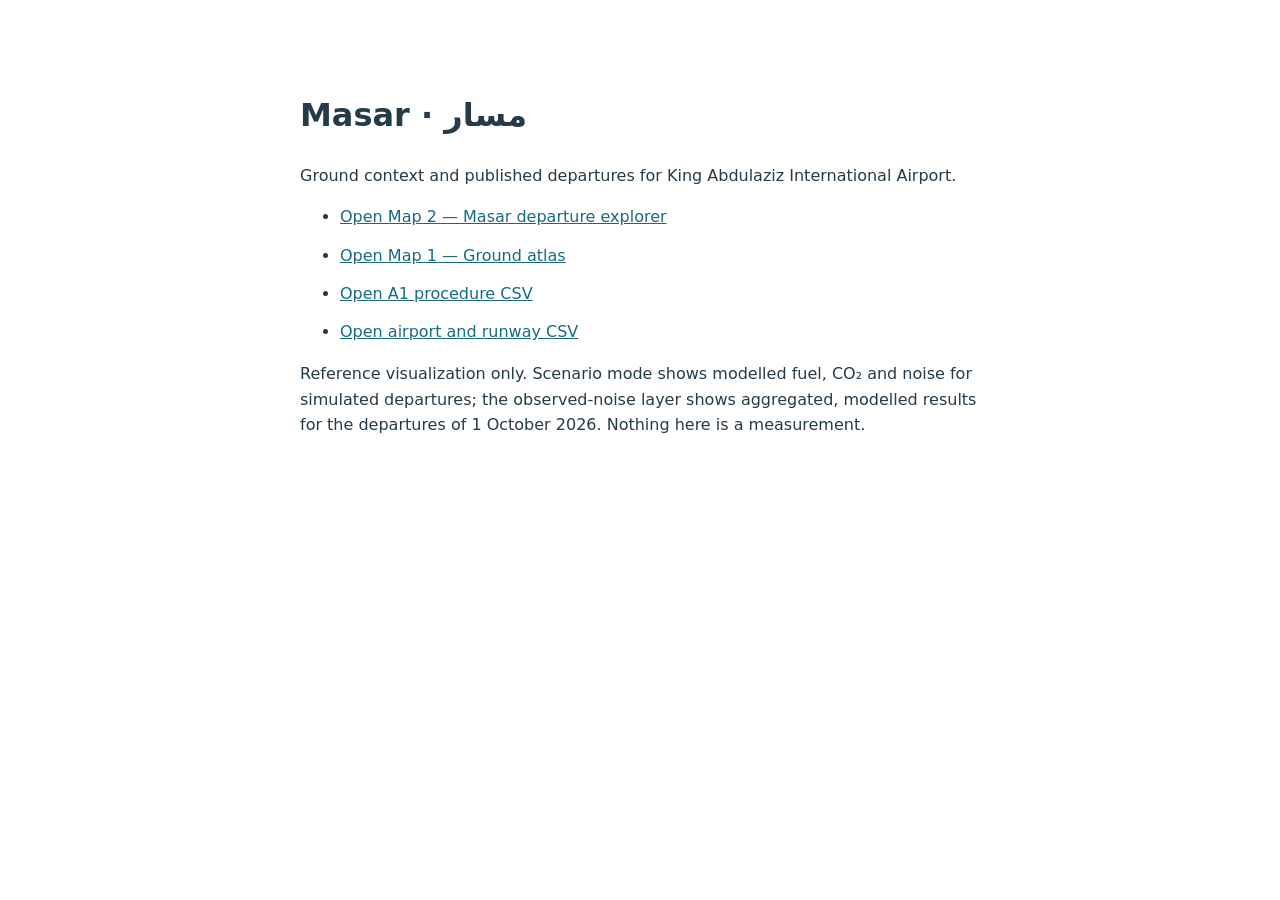
<file: index.html>
<!doctype html>
<html lang="en"><meta charset="utf-8"><meta name="viewport" content="width=device-width,initial-scale=1">
<title>Masar · مسار — OEJN departures</title>
<style>body{font:16px system-ui,sans-serif;max-width:680px;margin:10vh auto;padding:0 24px;color:#243b4a;line-height:1.6}a{color:#176a85}li{margin:.8em 0}</style>
<h1>Masar · <span lang="ar">مسار</span></h1>
<p>Ground context and published departures for King Abdulaziz International Airport.</p>
<ul><li><a href="map-2/">Open Map 2 — Masar departure explorer</a></li><li><a href="map-1/Open-ground-map.html">Open Map 1 — Ground atlas</a></li><li><a href="data/A1_Procedures.csv">Open A1 procedure CSV</a></li><li><a href="data/External_Airport_Runways.csv">Open airport and runway CSV</a></li></ul>
<p>Reference visualization only. Scenario mode shows modelled fuel, CO₂ and noise for simulated departures; the observed-noise layer shows aggregated, modelled results for the departures of 1 October 2026. Nothing here is a measurement.</p>
</html>
</file>
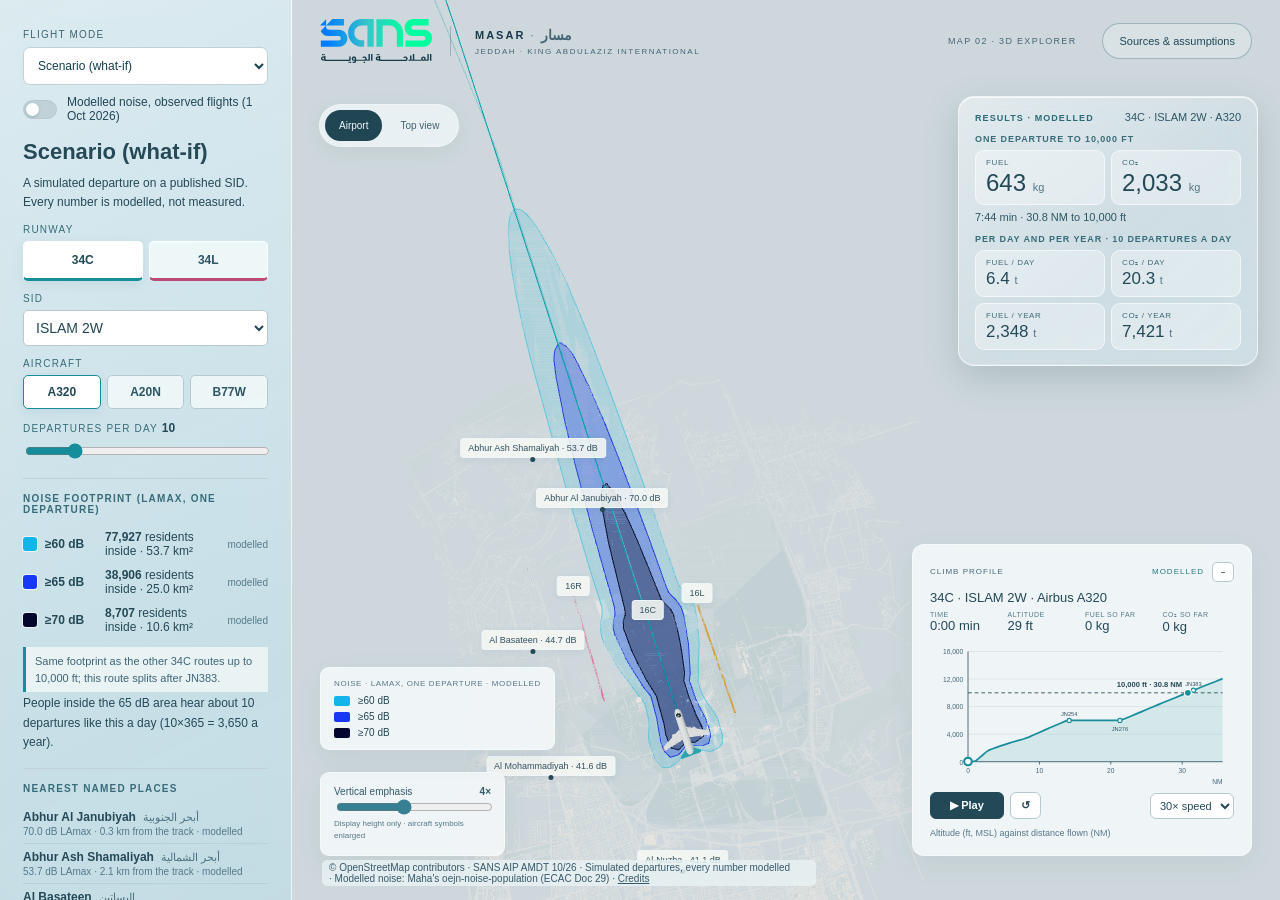
<file: map-2/index.html>
<!doctype html><html lang="en"><head><meta charset="utf-8"><meta name="viewport" content="width=device-width,initial-scale=1"><title>Masar · مسار</title><link rel="stylesheet" href="studio.css?v=8"><link rel="stylesheet" href="observed.css?v=2"><link rel="stylesheet" href="scenario.css?v=5"><link rel="stylesheet" href="noise-layer.css?v=2"><script type="importmap">{"imports":{"three":"./vendor/three.module.js"}}</script></head>
<body>
<main><aside class="sidebar"><div class="section-head"><small>01 / CHOOSE A RUNWAY</small><h1>A new perspective<br>on departure.</h1><p>Explore Jeddah’s published departures. Choose a runway, trace a procedure, and follow its journey.</p></div><div id="runways" class="runways" role="tablist" aria-label="Runway"></div><div class="procedure-heading"><small>02 / SELECT A PROCEDURE</small><span id="count">8 SIDs</span></div><div id="procedures" class="procedures"></div><div class="fleet"><div class="procedure-heading"><small>THREE AIRCRAFT · INDEPENDENT PLAYBACK</small></div><div id="fleet"></div><button id="pause-all" class="text-button">Pause all aircraft</button></div><div class="sidebar-note"><span class="dot"></span> Published fixes · illustrative flight motion</div></aside>
<section id="viewport" aria-label="Interactive 3D airport and departure map"><header><div class="brand"><img class="sans-logo" src="sans-logo-light.svg" alt="SANS — Saudi Air Navigation Services"><div><b>MASAR <span>· <span class="brand-ar" lang="ar" dir="rtl">مسار</span></span></b><small>JEDDAH · KING ABDULAZIZ INTERNATIONAL</small></div></div><div class="header-right"><span class="pill">MAP 02 · 3D EXPLORER</span><button id="sources">Sources & assumptions</button></div></header><div id="canvas-host"></div><div id="labels"></div><div class="view-controls"><button id="airport" class="active">Airport</button><button id="route-view">Full route</button><button id="follow">Follow aircraft</button><button id="top-view">Top view</button><button id="focus" title="Close orbit with presentation captions">◉ Focus mode</button></div><div class="focus-tools"><label>ORBIT <select id="focus-subject" aria-label="Focus orbit subject"><option value="aircraft">Aircraft</option><option value="airport">Airport</option></select></label><button id="edit-caption">Edit caption</button><button id="exit-focus">Exit focus ↗ <kbd>Esc</kbd></button></div><div class="focus-caption"><small id="focus-eyebrow">JEDDAH / DEPARTURE STUDY</small><h2 id="focus-title">The next horizon.</h2><p id="focus-copy">A closer look at the journey.</p><span id="focus-progress"></span></div><div class="map-coordinate">21°40′ N &nbsp; 039°09′ E <span>OEJN · JEDDAH</span></div><div class="view-guide"><span id="camera-mode">AIRPORT VIEW</span><small>Drag to orbit · right-drag to pan · scroll to zoom</small></div><div class="scene-title"><small id="runway-caption">OEJN / THREE RUNWAYS</small><h2 id="route-caption">Ready for departure.</h2><p id="route-description">Three aircraft at their runway thresholds.<br>Select a procedure to begin.</p></div><div class="legend"><span><i style="background:#168d9b"></i>34C</span><span><i style="background:#bb4b76"></i>34L</span><span><i style="background:#aa7519"></i>34R</span></div><div id="loading">Preparing airport geometry…</div><div class="altitude-control"><label for="height">Vertical emphasis <b id="height-label">4×</b></label><input id="height" type="range" min="1" max="8" step="1" value="4"><small>Display height only · aircraft symbols enlarged</small></div><div class="flight-card"><div class="card-heading"><span id="flight-id">AIRCRAFT 34C</span><b id="phase">PARKED</b></div><div class="card-metrics"><div><small>DEMO ALTITUDE</small><strong id="altitude">0 <em>ft</em></strong></div><div><small>NEXT POINT</small><strong id="next-point">—</strong></div></div><svg id="profile" viewBox="0 0 300 70" aria-label="Illustrative altitude profile"></svg><div class="card-foot"><span id="fix-progress">Select a departure</span><span id="loop-count">Loop 0</span></div></div><div class="transport"><button id="play" class="primary" aria-label="Play or pause selected aircraft">▶ Play</button><button id="restart" aria-label="Restart selected aircraft">↺</button><div class="timeline"><input id="scrub" type="range" min="0" max="1000" value="0" aria-label="Flight progress"><div><span id="elapsed">00:00</span><span id="duration">Select a procedure</span></div></div><select id="speed" aria-label="Animation speed"><option value="0.5">0.5× speed</option><option value="1" selected>1× speed</option><option value="2">2× speed</option><option value="4">4× speed</option></select><label class="loop-toggle"><input id="loop" type="checkbox" checked> Loop</label></div><div class="attribution"><span id="attribution-text">© OpenStreetMap contributors · SANS AIP AMDT 10/26 · Concept playback, not recorded flights</span><span class="attribution-noise"> · Modelled noise: Maha's oejn-noise-population (ECAC Doc 29)</span><span class="attribution-credits"> · <a href="https://github.com/M-AlGhazali/Research-and-Innovation-department-SANS-project/blob/main/CREDITS.md" target="_blank" rel="noopener">Credits</a></span></div><div id="tooltip"></div></section></main>
<dialog id="caption-dialog"><button id="close-caption" class="close" aria-label="Close caption editor">×</button><small>PRESENTATION CAPTION</small><h2>Tell the departure story.</h2><p>The procedure name updates automatically. Add your own headline and supporting words, or leave these blank to use the live flight captions.</p><label class="caption-field">Headline<input id="caption-title-input" maxlength="72" placeholder="Use procedure name"></label><label class="caption-field">Supporting words<textarea id="caption-copy-input" maxlength="180" rows="3" placeholder="Use live departure description"></textarea></label><button id="save-caption">Apply caption</button><button id="reset-caption">Use live captions</button></dialog><dialog id="source-dialog"><button id="close-sources" class="close" aria-label="Close sources">×</button><small>DATA & INTERPRETATION</small><h2>What you are looking at</h2><p>The ground features come from Map 1's GeoPackage. Runway thresholds and width references come from SANS AIP AD 2.12. All 24 SID sequences and 50 fix coordinates were transcribed from the six retained AIP tabulation pages dated 17 September 2026.</p><h3>Published vs illustrated</h3><p>Fix positions, leg order and displayed restrictions are published data. The runway roll point, take-off position, climb between fixes, animation speed and aircraft are illustrative. Straight connectors visit the fixes but do not reconstruct CF/TF path behaviour, fly-over turns, ATC vectors or aircraft dynamics.</p><p>Ground is flat. Buildings use actual footprints with illustrative 12 m / 20 m heights; no surveyed terrain or building elevations are claimed. Vertical emphasis changes the display, not the altitude readout. Flight levels retain their original labels; nominal hundreds of feet are used for the animation without a weather-dependent conversion.</p><h3>Source issues retained</h3><p>MIGDA 3X: JN274 is absent from the 34L coordinate list; its coordinate is cross-referenced from the same-amendment 34C/34R lists. EGREP 2W: the canonical A1 reference places the 13,000 ft upper restriction at JN520. The earlier map transcription has been corrected.</p><h3>Scenario (what-if) mode</h3><p>Scenario mode shows simulated departures on published SIDs. Every number in it is modelled, none is measured. The noise and population model is Maha's <a href="https://github.com/M40aha/oejn-noise-population" target="_blank" rel="noopener">oejn-noise-population</a> (ECAC Doc 29, WorldPop). Fuel comes from OpenAP, with Hala's <a href="https://github.com/Hala-Alali/OEJN_Aircraft_Fuel_Weather" target="_blank" rel="noopener">fuel and weather work</a> as a reference. Recorded-flight mode uses Khalid's A2 pipeline, and the procedures come from the A1 dataset (SANS AIP AMDT 10/26).</p><h3>Modelled noise, observed flights (1 Oct 2026)</h3><p>The optional noise layer is modelled, not measured: it shows Lden, Lnight and N70 calculated from the departures observed on 1 October 2026, using ECAC Doc 29 and Maha's noise model (<a href="https://github.com/M40aha/oejn-noise-population" target="_blank" rel="noopener">github.com/M40aha/oejn-noise-population</a>). Only aggregated grids and statistics are used, with no flight tracks. Aircraft groups with fewer than 3 flights are not shown.</p><div id="source-links"></div><p class="muted">This is an exploration prototype. Local recorded-flight playback uses Wingbits observations when available. SID scores describe geometric agreement, not assigned clearances. Fuel and capacity models are not connected in the demo and recorded modes. Modelled fuel and noise appear only in Scenario mode. The separate noise layer is modelled from the 1 October 2026 departures and is not linked to the playback.</p></dialog>
<script type="module" src="studio.js?v=15"></script></body></html>
</file>
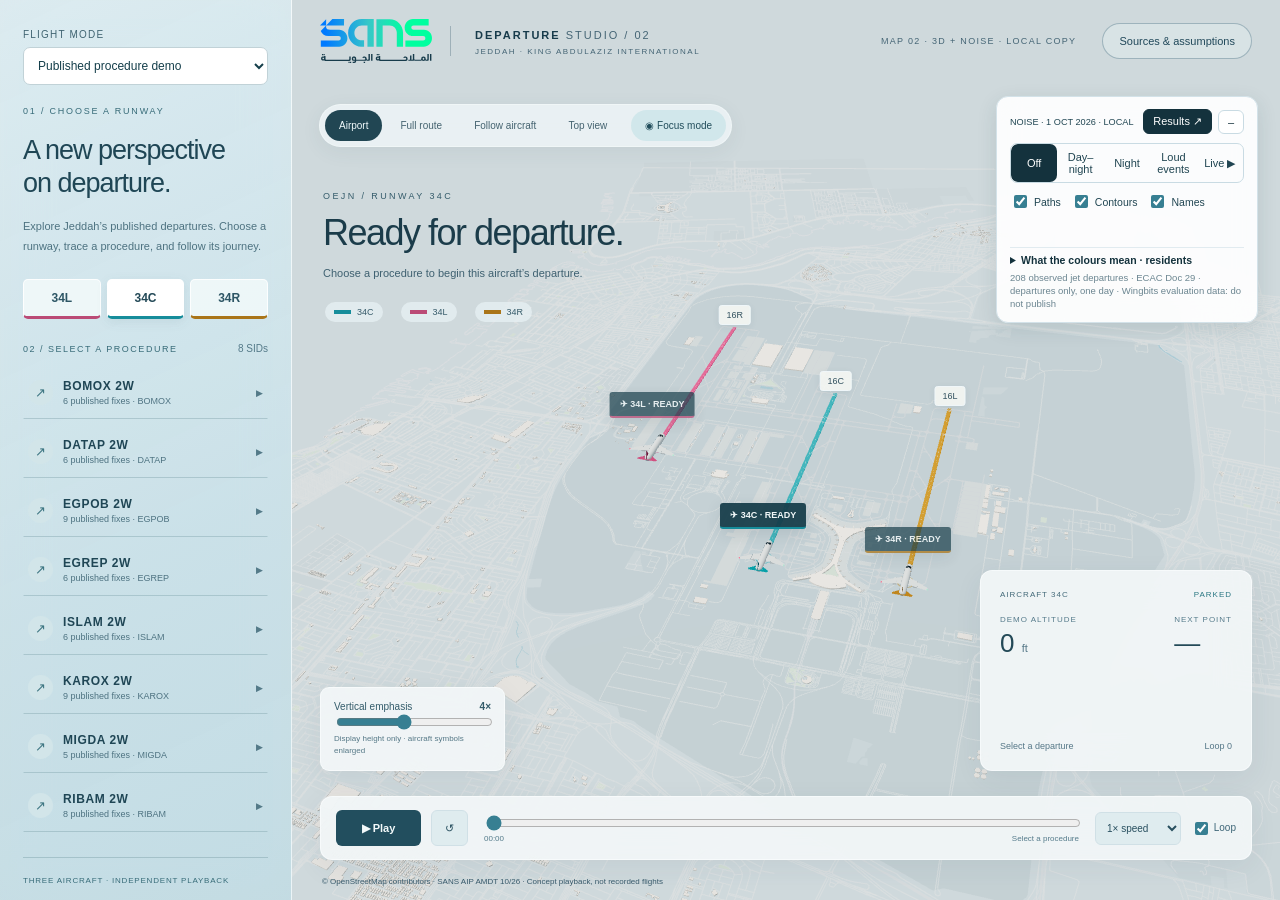
<file: map3d/index.html>
<!doctype html><html lang="en"><head><meta charset="utf-8"><meta name="viewport" content="width=device-width,initial-scale=1"><title>OEJN — Departure Studio + Noise (local)</title><link rel="stylesheet" href="studio.css?v=7"><link rel="stylesheet" href="observed.css"><link rel="stylesheet" href="noise-layer.css"><script type="importmap">{"imports":{"three":"./vendor/three.module.js"}}</script></head>
<body>
<main><aside class="sidebar"><div class="section-head"><small>01 / CHOOSE A RUNWAY</small><h1>A new perspective<br>on departure.</h1><p>Explore Jeddah’s published departures. Choose a runway, trace a procedure, and follow its journey.</p></div><div id="runways" class="runways" role="tablist" aria-label="Runway"></div><div class="procedure-heading"><small>02 / SELECT A PROCEDURE</small><span id="count">8 SIDs</span></div><div id="procedures" class="procedures"></div><div class="fleet"><div class="procedure-heading"><small>THREE AIRCRAFT · INDEPENDENT PLAYBACK</small></div><div id="fleet"></div><button id="pause-all" class="text-button">Pause all aircraft</button></div><div class="sidebar-note"><span class="dot"></span> Published fixes · illustrative flight motion</div></aside>
<section id="viewport" aria-label="Interactive 3D airport and departure map"><header><div class="brand"><img class="sans-logo" src="sans-logo-light.svg" alt="SANS — Saudi Air Navigation Services"><div><b>DEPARTURE <span>STUDIO / 02</span></b><small>JEDDAH · KING ABDULAZIZ INTERNATIONAL</small></div></div><div class="header-right"><span class="pill">MAP 02 · 3D + NOISE · LOCAL COPY</span><button id="sources">Sources & assumptions</button></div></header><div id="canvas-host"></div><div id="labels"></div><div class="view-controls"><button id="airport" class="active">Airport</button><button id="route-view">Full route</button><button id="follow">Follow aircraft</button><button id="top-view">Top view</button><button id="focus" title="Close orbit with presentation captions">◉ Focus mode</button></div><div class="focus-tools"><label>ORBIT <select id="focus-subject" aria-label="Focus orbit subject"><option value="aircraft">Aircraft</option><option value="airport">Airport</option></select></label><button id="edit-caption">Edit caption</button><button id="exit-focus">Exit focus ↗ <kbd>Esc</kbd></button></div><div class="focus-caption"><small id="focus-eyebrow">JEDDAH / DEPARTURE STUDY</small><h2 id="focus-title">The next horizon.</h2><p id="focus-copy">A closer look at the journey.</p><span id="focus-progress"></span></div><div class="map-coordinate">21°40′ N &nbsp; 039°09′ E <span>OEJN · JEDDAH</span></div><div class="view-guide"><span id="camera-mode">AIRPORT VIEW</span><small>Drag to orbit · right-drag to pan · scroll to zoom</small></div><div class="scene-title"><small id="runway-caption">OEJN / THREE RUNWAYS</small><h2 id="route-caption">Ready for departure.</h2><p id="route-description">Three aircraft at their runway thresholds.<br>Select a procedure to begin.</p></div><div class="legend"><span><i style="background:#168d9b"></i>34C</span><span><i style="background:#bb4b76"></i>34L</span><span><i style="background:#aa7519"></i>34R</span></div><div id="loading">Preparing airport geometry…</div><div class="altitude-control"><label for="height">Vertical emphasis <b id="height-label">4×</b></label><input id="height" type="range" min="1" max="8" step="1" value="4"><small>Display height only · aircraft symbols enlarged</small></div><div class="flight-card"><div class="card-heading"><span id="flight-id">AIRCRAFT 34C</span><b id="phase">PARKED</b></div><div class="card-metrics"><div><small>DEMO ALTITUDE</small><strong id="altitude">0 <em>ft</em></strong></div><div><small>NEXT POINT</small><strong id="next-point">—</strong></div></div><svg id="profile" viewBox="0 0 300 70" aria-label="Illustrative altitude profile"></svg><div class="card-foot"><span id="fix-progress">Select a departure</span><span id="loop-count">Loop 0</span></div></div><div class="transport"><button id="play" class="primary" aria-label="Play or pause selected aircraft">▶ Play</button><button id="restart" aria-label="Restart selected aircraft">↺</button><div class="timeline"><input id="scrub" type="range" min="0" max="1000" value="0" aria-label="Flight progress"><div><span id="elapsed">00:00</span><span id="duration">Select a procedure</span></div></div><select id="speed" aria-label="Animation speed"><option value="0.5">0.5× speed</option><option value="1" selected>1× speed</option><option value="2">2× speed</option><option value="4">4× speed</option></select><label class="loop-toggle"><input id="loop" type="checkbox" checked> Loop</label></div><div class="attribution">© OpenStreetMap contributors · SANS AIP AMDT 10/26 · Concept playback, not recorded flights</div><div id="tooltip"></div></section></main>
<dialog id="caption-dialog"><button id="close-caption" class="close" aria-label="Close caption editor">×</button><small>PRESENTATION CAPTION</small><h2>Tell the departure story.</h2><p>The procedure name updates automatically. Add your own headline and supporting words, or leave these blank to use the live flight captions.</p><label class="caption-field">Headline<input id="caption-title-input" maxlength="72" placeholder="Use procedure name"></label><label class="caption-field">Supporting words<textarea id="caption-copy-input" maxlength="180" rows="3" placeholder="Use live departure description"></textarea></label><button id="save-caption">Apply caption</button><button id="reset-caption">Use live captions</button></dialog><dialog id="source-dialog"><button id="close-sources" class="close" aria-label="Close sources">×</button><small>DATA & INTERPRETATION</small><h2>What you are looking at</h2><p>The ground features come from Map 1's GeoPackage. Runway thresholds and width references come from SANS AIP AD 2.12. All 24 SID sequences and 50 fix coordinates were transcribed from the six retained AIP tabulation pages dated 17 September 2026.</p><h3>Published vs illustrated</h3><p>Fix positions, leg order and displayed restrictions are published data. The runway roll point, take-off position, climb between fixes, animation speed and aircraft are illustrative. Straight connectors visit the fixes but do not reconstruct CF/TF path behaviour, fly-over turns, ATC vectors or aircraft dynamics.</p><p>Ground is flat. Buildings use actual footprints with illustrative 12 m / 20 m heights; no surveyed terrain or building elevations are claimed. Vertical emphasis changes the display, not the altitude readout. Flight levels retain their original labels; nominal hundreds of feet are used for the animation without a weather-dependent conversion.</p><h3>Source issues retained</h3><p>MIGDA 3X: JN274 is absent from the 34L coordinate list; its coordinate is cross-referenced from the same-amendment 34C/34R lists. EGREP 2W: the canonical A1 reference places the 13,000 ft upper restriction at JN520. The earlier map transcription has been corrected.</p><div id="source-links"></div><p class="muted">This is an exploration prototype. Local recorded-flight playback uses Wingbits observations when available. SID scores describe geometric agreement, not assigned clearances. In this local copy the Noise panel shows the departure-noise results of 1 Oct 2026 (OEJN noise model, ECAC Doc 29, observed departures; aggregates only, local use). Fuel and capacity models are not connected.</p></dialog>
<script type="module" src="studio.js?v=8"></script></body></html>
</file>
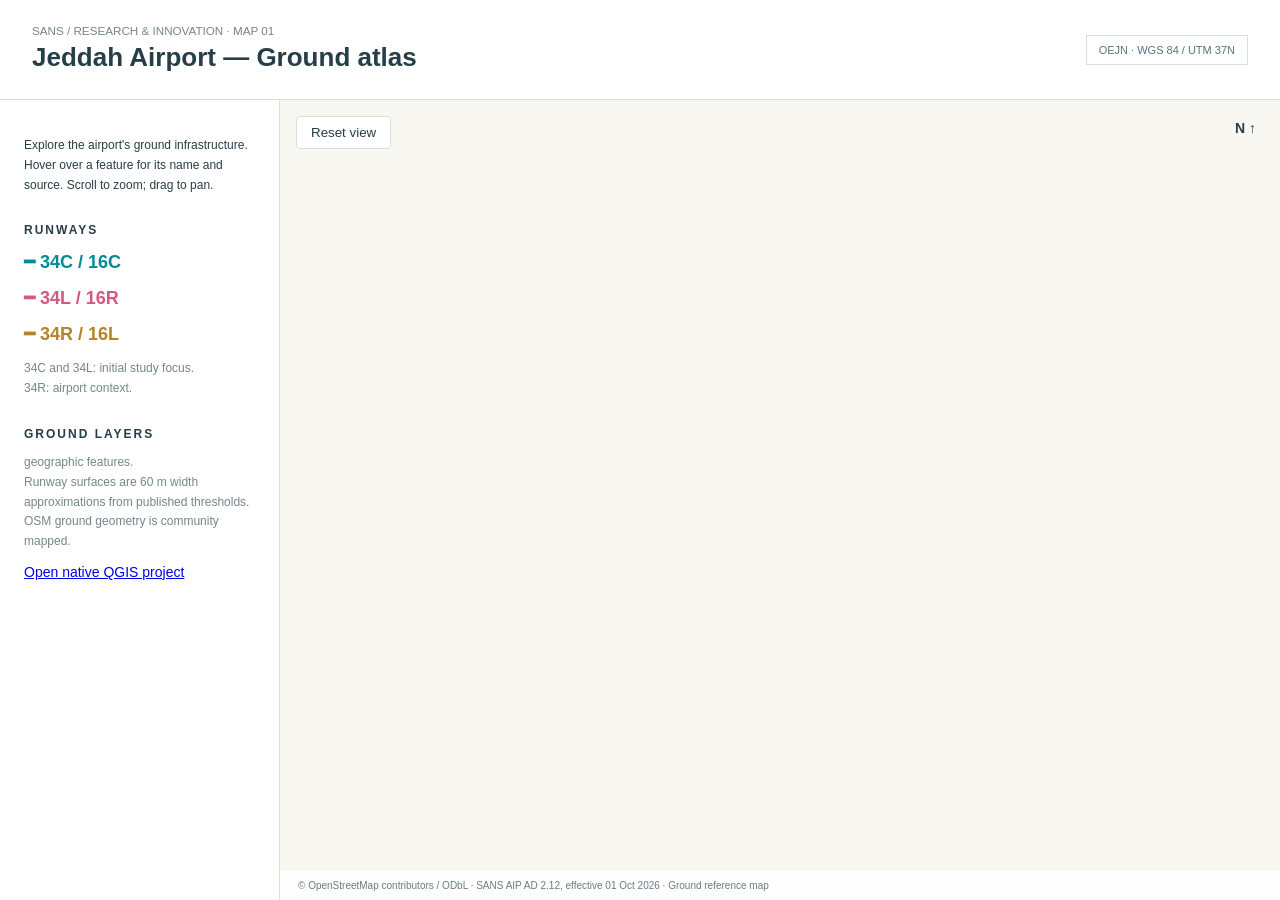
<file: viewer-template-original.html>
<!doctype html><html lang="en"><meta charset="utf-8"><meta name="viewport" content="width=device-width,initial-scale=1"><title>OEJN — Ground atlas</title>
<style>*{box-sizing:border-box}body{margin:0;font:14px 'Segoe UI',sans-serif;color:#263e47;background:#f8f7f2}header{height:100px;padding:20px 32px;background:#fff;border-bottom:1px solid #deded4;display:flex;justify-content:space-between;align-items:center}h1{font-size:26px;margin:4px 0}small,.muted{color:#75868a}main{display:grid;grid-template-columns:280px 1fr;height:calc(100vh - 100px)}aside{padding:24px;background:#fff;overflow:auto;border-right:1px solid #deded4}h2{font-size:12px;letter-spacing:2px;margin-top:28px}.swatch{font-size:18px;font-weight:650;margin:14px 0}.info{line-height:1.65;font-size:12px}.canvas{position:relative;overflow:hidden}svg{width:100%;height:100%;touch-action:none;cursor:grab}.end-label{font-size:19px;font-weight:700;fill:#293e49;paint-order:stroke;stroke:#fff;stroke-width:4;pointer-events:none}svg path:hover,svg circle:hover{filter:brightness(.78);cursor:help}label{display:block;margin:9px 0;font-size:12px}button{border:1px solid #ddd;background:white;padding:8px 14px;cursor:pointer;border-radius:4px;color:#263e47}#tip{position:fixed;max-width:340px;max-height:270px;overflow:auto;background:#fff;box-shadow:0 8px 40px #16323a33;border:1px solid #deded4;border-radius:6px;padding:15px;pointer-events:none;display:none;font-size:12px;z-index:9;line-height:1.5}#tip strong{font-size:20px;display:block}footer{position:absolute;bottom:0;left:0;right:0;background:#ffffffeb;padding:9px 18px;font-size:10px;color:#697c80}.north{position:absolute;right:24px;top:20px;font-weight:700}.tools{position:absolute;top:16px;left:16px}.badge{border:1px solid #d5e0dc;padding:8px 12px;font-size:11px;color:#53777c}input{accent-color:#008c95}@media(max-width:700px){main{grid-template-columns:190px 1fr}aside{padding:12px}header{padding:12px}h1{font-size:21px}.badge{display:none}}</style>
<header><div><small>SANS / RESEARCH & INNOVATION · MAP 01</small><h1>Jeddah Airport — Ground atlas</h1></div><span class="badge">OEJN · WGS 84 / UTM 37N</span></header>
<main><aside><p class="info">Explore the airport's ground infrastructure. Hover over a feature for its name and source. Scroll to zoom; drag to pan.</p><h2>RUNWAYS</h2><div class="swatch" style="color:#008c95">━ 34C / 16C</div><div class="swatch" style="color:#d45883">━ 34L / 16R</div><div class="swatch" style="color:#b58329">━ 34R / 16L</div><p class="info muted">34C and 34L: initial study focus.<br>34R: airport context.</p><h2>GROUND LAYERS</h2><div id="layers"></div><p class="info muted"><!--COUNTS--> geographic features.<br>Runway surfaces are 60 m width approximations from published thresholds. OSM ground geometry is community mapped.</p><a href="OEJN-ground-atlas.qgz">Open native QGIS project</a></aside><div class="canvas"><!--MAP--><div class="tools"><button id="reset">Reset view</button></div><div class="north">N ↑</div><footer>© OpenStreetMap contributors / ODbL · SANS AIP AD 2.12, effective 01 Oct 2026 · Ground reference map</footer></div></main><div id="tip"></div>
<script>const map=document.querySelector('#map'),tip=document.querySelector('#tip');let box=[0,0,1600,1200],drag=null;function draw(){map.setAttribute('viewBox',box.join(' '))}document.querySelector('#reset').onclick=()=>{box=[0,0,1600,1200];draw()};map.addEventListener('wheel',e=>{e.preventDefault();const p=new DOMPoint(e.clientX,e.clientY).matrixTransform(map.getScreenCTM().inverse()),s=e.deltaY>0?1.15:1/1.15;if(box[2]*s<100||box[2]*s>5000)return;box=[p.x-(p.x-box[0])*s,p.y-(p.y-box[1])*s,box[2]*s,box[3]*s];draw()},{passive:false});map.onpointerdown=e=>{drag=[e.clientX,e.clientY,...box];map.setPointerCapture(e.pointerId)};map.onpointerup=()=>{drag=null};map.onpointercancel=()=>{drag=null};map.onpointermove=e=>{if(drag){const scale=map.getScreenCTM().a;box=[drag[2]-(e.clientX-drag[0])/scale,drag[3]-(e.clientY-drag[1])/scale,drag[4],drag[5]];draw();tip.style.display='none';return}const target=e.target.closest('[data-info]');if(!target){tip.style.display='none';return}const d=JSON.parse(target.dataset.info);tip.replaceChildren();const title=document.createElement('strong');title.textContent=d.name;tip.append(title);for(const s of [d.kind+' · '+d.reference,d.source,d.source_date,d.note]){const p=document.createElement('div');p.textContent=s;tip.append(p)}tip.style.display='block';tip.style.left=Math.max(8,Math.min(e.clientX+18,innerWidth-360))+'px';tip.style.top=Math.max(8,Math.min(e.clientY+18,innerHeight-290))+'px'};map.onpointerleave=()=>{tip.style.display='none'};for(const g of map.querySelectorAll('[data-layer]')){const label=document.createElement('label'),input=document.createElement('input');input.type='checkbox';input.checked=true;input.onchange=()=>g.style.display=input.checked?'':'none';label.append(input,document.createTextNode(' '+g.dataset.layer));document.querySelector('#layers').append(label)}</script></html>
</file>
<file: map-2/studio.css>
:root{color-scheme:dark;--bg:#08141d;--panel:#101f2a;--border:#253a47;--muted:#859ca9;--ink:#e9f0f3;--accent:#50e1df}*{box-sizing:border-box}body{margin:0;background:var(--bg);color:var(--ink);font:14px 'Segoe UI',Arial,sans-serif;overflow:hidden}button,input,select{font:inherit}button,select{border:1px solid var(--border);background:#142632;color:#bdced8;border-radius:7px;padding:9px 13px;cursor:pointer}button:hover{background:#223e4d;color:white}button:focus-visible,input:focus-visible,select:focus-visible{outline:2px solid var(--accent);outline-offset:3px}header{height:76px;display:flex;align-items:center;justify-content:space-between;padding:0 27px;border-bottom:1px solid var(--border);background:#0c1a24}.brand{display:flex;gap:13px;align-items:center}.brand-icon{font-size:28px;border:1px solid #355361;border-radius:50%;width:39px;height:39px;text-align:center;color:var(--accent)}.brand b{font-size:12px;letter-spacing:2px}.brand b span{font-weight:400;color:#8fa9b5}.brand small{display:block;font-size:9px;letter-spacing:1.7px;color:#708d9c;margin-top:5px}.header-right{display:flex;align-items:center;gap:24px}.header-right button{font-size:11px;background:transparent}.pill{font-size:10px;letter-spacing:1.3px;color:#7da4b4}main{height:calc(100vh - 76px);display:grid;grid-template-columns:302px 1fr}.sidebar{border-right:1px solid var(--border);padding:26px 22px 10px;background:#0d1c27;overflow-y:auto;scrollbar-width:thin;scrollbar-color:#284552 transparent}.section-head small,.procedure-heading small{font-size:9px;letter-spacing:1.5px;color:#7f9dab}.section-head h1{font-size:27px;line-height:1.18;letter-spacing:-.7px;font-weight:550;margin:15px 0}.section-head p{font-size:11px;line-height:1.7;color:#8fa7b4;margin:0 0 23px}.runways{display:flex;gap:6px;margin-bottom:24px}.runway-tab{flex:1;padding:11px 4px;font-weight:650;font-size:12px;border-bottom:3px solid var(--runway)}.runway-tab.active{background:#253a46;color:var(--runway)}.procedure-heading{display:flex;justify-content:space-between;align-items:center;margin-bottom:12px}.procedure-heading span{font-size:10px;color:#667f8e}.procedures{display:flex;flex-direction:column;gap:6px}.procedure{display:flex;align-items:center;text-align:left;gap:10px;width:100%;background:#11232f;border-color:#203745;padding:10px 12px}.procedure:hover,.procedure.active{border-color:var(--accent);background:#183542}.procedure .arrow{color:var(--accent);font-size:16px}.procedure .copy{flex:1}.procedure b{display:block;font-size:12px;letter-spacing:.7px}.procedure small{font-size:9px;color:#7797a8;display:block;margin-top:3px}.procedure .tag{font-size:9px;color:#a5c0cc}.procedure .warning-dot{color:#efbd64}.fleet{margin-top:25px;border-top:1px solid var(--border);padding-top:18px}.fleet .procedure-heading small{font-size:8px;letter-spacing:.8px}.fleet-row{display:flex;gap:8px;align-items:center;font-size:10px;padding:7px 0}.fleet-row i{width:6px;height:6px;background:var(--runway);border-radius:50%}.fleet-row span{color:#7995a3;margin-left:auto;max-width:155px;text-align:right}.text-button{font-size:10px;border:0;background:none;padding:10px 0;color:#a2bdca}.sidebar-note{font-size:9px;color:#667f8d;border-top:1px solid var(--border);padding:12px 0;margin-top:5px;display:flex;align-items:center;gap:7px}.dot{background:#54c4b3;width:5px;height:5px;border-radius:50%}#viewport{position:relative;overflow:hidden;background:#08141d}#canvas-host,#labels{position:absolute;inset:0}#canvas-host canvas{display:block;width:100%;height:100%;touch-action:none}#labels{pointer-events:none;overflow:hidden}.world-label{position:absolute;transform:translate(-50%,-100%);white-space:nowrap;color:#d6e7ed;font-size:10px;text-shadow:0 2px 5px #000;background:#091823c9;border:1px solid #345160;padding:4px 7px;border-radius:4px}.world-label.aircraft{font-size:10px;font-weight:650;border-color:var(--label-color);color:var(--label-color);padding:6px 9px}.world-label.fix{font-size:9px;color:#adc4cf;background:#0b1c28be;border:0}.view-controls{position:absolute;top:19px;left:22px;display:flex;gap:5px}.view-controls button{font-size:10px;background:#0e2431df;border-radius:5px;padding:9px 12px}.view-controls button.active{color:var(--accent);border-color:#3c7c84}.view-guide{position:absolute;top:22px;right:23px;text-align:right;font-size:9px;letter-spacing:1px;color:#89a3b0}.view-guide small{display:block;font-size:8px;color:#557484;letter-spacing:.1px;margin-top:5px}.scene-title{position:absolute;left:24px;top:86px;pointer-events:none}.scene-title small{font-size:9px;color:var(--accent);letter-spacing:1.8px}.scene-title h2{font-size:31px;font-weight:500;letter-spacing:-.8px;margin:9px 0}.scene-title p{font-size:11px;line-height:1.65;max-width:430px;color:#89a5b4;margin:0}.legend{position:absolute;top:183px;left:25px;display:flex;gap:18px;font-size:9px;color:#a6bbc5;pointer-events:none}.legend i{display:inline-block;width:17px;height:2px;margin:0 6px 3px 0}.altitude-control{position:absolute;bottom:118px;left:24px;width:185px;background:#0c1e29dc;border:1px solid #243d4b;border-radius:7px;padding:13px}.altitude-control label{font-size:10px;display:flex;justify-content:space-between;color:#a3bcc8}.altitude-control small{font-size:8px;line-height:1.5;color:#637e8e;display:block}input[type=range]{width:100%;accent-color:var(--accent);height:16px;cursor:pointer}.flight-card{position:absolute;bottom:118px;right:22px;width:300px;background:#0d2130eb;border:1px solid #2b4658;border-radius:9px;padding:17px;backdrop-filter:blur(12px)}.card-heading{display:flex;justify-content:space-between;font-size:9px;letter-spacing:1px;color:#93aebe}.card-heading b{font-size:8px;color:var(--accent);font-weight:500}.card-metrics{display:flex;justify-content:space-between;margin:20px 0 12px}.card-metrics small{font-size:8px;color:#628497;letter-spacing:1px;display:block}.card-metrics strong{font-size:23px;font-weight:500;display:block;margin-top:4px}.card-metrics em{font-size:11px;font-style:normal;color:#7896a6}#profile{width:100%;height:65px;display:block}.card-foot{display:flex;justify-content:space-between;font-size:9px;color:#6c8e9f;margin-top:9px}.transport{position:absolute;bottom:36px;left:22px;right:22px;background:#0d2030ee;border:1px solid #2b4556;padding:13px 17px;border-radius:10px;display:flex;align-items:center;gap:10px;backdrop-filter:blur(12px)}.transport button{height:36px;font-size:11px}.transport .primary{background:var(--accent);color:#09222b;border:0;font-weight:650;width:85px}.timeline{flex:1;min-width:60px;padding:0 6px}.timeline div{display:flex;justify-content:space-between;font-size:8px;color:#7091a3}.transport select{font-size:10px;padding:9px 7px}.loop-toggle{white-space:nowrap;font-size:10px;color:#91adbd}.loop-toggle input{accent-color:var(--accent);vertical-align:middle}.attribution{position:absolute;bottom:12px;left:24px;font-size:8px;color:#587384}#loading{position:absolute;inset:0;background:#08141df5;z-index:10;display:flex;align-items:center;justify-content:center;font-size:18px;color:#9cc6d4}#loading.error{padding:40px;line-height:1.7;color:#f8b69d}#tooltip{position:absolute;display:none;background:#183241;border:1px solid #547386;padding:13px;border-radius:6px;max-width:300px;z-index:12;pointer-events:none;font-size:11px;line-height:1.6}#tooltip b{display:block;font-size:15px;color:#dceef4}dialog{color:#c2d4df;background:#102430;border:1px solid #375464;border-radius:12px;padding:35px;max-width:650px;max-height:85vh;overflow:auto}dialog::backdrop{background:#020910b8;backdrop-filter:blur(4px)}dialog small{letter-spacing:2px;color:var(--accent);font-size:10px}dialog h2{font-size:27px;font-weight:500}dialog h3{font-size:14px;color:#e2eef3}dialog p{font-size:12px;line-height:1.75;color:#90aebd}dialog a{color:#7bd3df;font-size:11px;display:inline-block;padding:6px 12px 6px 0}.close{float:right;border:0;background:none;font-size:23px}.muted{color:#5c7d8d}@media(max-height:800px){.section-head h1{font-size:23px;margin:10px 0}.section-head p{margin-bottom:14px}.sidebar{padding-top:18px}.runways{margin-bottom:17px}.procedure{padding:7px 10px}.fleet{margin-top:16px}.flight-card{bottom:115px}.scene-title h2{font-size:27px}}@media(max-width:1050px){main{grid-template-columns:250px 1fr}.sidebar{padding:20px 15px}.view-guide small{display:none}.view-guide{top:65px}.flight-card{width:245px}.altitude-control{width:150px}.legend{top:190px}.transport{gap:5px;padding:10px}.header-right .pill{display:none}}@media(max-width:760px){body{overflow:auto}header{padding:0 12px}main{grid-template-columns:190px 1fr;min-width:740px;height:850px}.brand b{font-size:10px}.header-right button{font-size:9px}.sidebar{padding:15px 10px}.section-head h1{font-size:20px}.scene-title p{max-width:270px}.altitude-control{bottom:330px}.view-controls{left:12px;gap:3px}.view-controls button{padding:8px;font-size:9px}}
@media(max-width:760px){body{overflow:hidden}main{min-width:0;grid-template-columns:180px minmax(0,1fr);height:calc(100dvh - 76px)}.scene-title{left:15px}.legend{left:15px;top:205px}.view-controls{flex-wrap:wrap;right:10px}.flight-card{right:12px}.transport{left:12px;right:12px;flex-wrap:wrap}.timeline{min-width:95px}.attribution{left:12px;right:12px}.altitude-control{left:12px}}
@media(max-width:600px){main{grid-template-columns:minmax(0,1fr);grid-template-rows:280px minmax(0,1fr)}.sidebar{border-right:0;border-bottom:1px solid var(--border)}.section-head h1{font-size:20px;margin:5px 0}.section-head p{margin-bottom:8px}.runways{margin-bottom:10px}.procedures{display:grid;grid-template-columns:1fr 1fr}.brand-icon,.brand small{display:none}.brand b{font-size:9px}.header-right button{padding:8px}.scene-title h2{font-size:23px}.scene-title p{font-size:10px;max-width:260px}.view-guide{top:62px}.altitude-control{bottom:345px}.flight-card{bottom:145px}.transport{bottom:30px}.attribution{font-size:6px}.legend{top:200px}}
/* MAP 02 — powder blue atlas. Reference background sample: #ADC8D7. */
:root{--bg:#0d2028;--panel:#112b34;--border:#29434d;--muted:#91a9b0;--ink:#ecf2f2;--accent:#50e1df}
header{height:84px;background:#102830;padding:0 30px;border-bottom-color:#30464e}.sans-logo{width:112px;height:48px;object-fit:contain;margin-right:18px}.brand{gap:0}.brand>div{border-left:1px solid #40545a;padding-left:24px}.brand b{font-size:11px;letter-spacing:2px}.brand small{font-size:8px;color:#91aab3;letter-spacing:1.5px}.brand b span{color:#91aab3}.header-right{gap:26px}.header-right button{border-radius:30px;padding:11px 16px;color:#c4d4da}.pill{color:#a6c0c9;font-size:9px}
main{height:calc(100dvh - 84px);grid-template-columns:292px minmax(0,1fr)}.sidebar{background:linear-gradient(155deg,#142f38,#0d232c);padding:29px 23px 14px}.section-head small{color:#80bfc7;letter-spacing:1.8px}.section-head h1{font-size:27px;font-weight:400;line-height:1.22;letter-spacing:-1px;margin:17px 0}.section-head p{font-size:11px;color:#9eb4bc;line-height:1.8}.runway-tab{background:#17333e;border-color:#304b55;border-bottom-color:var(--runway);border-radius:5px}.runway-tab.active{background:#294650}.procedure{background:transparent;border-color:transparent;border-bottom-color:#2b434d;border-radius:0;padding:12px 4px}.procedure:hover,.procedure.active{background:#213e47;border-color:transparent;border-bottom-color:var(--accent);border-radius:4px}.procedure .arrow{width:25px;height:25px;background:#2b4a54;display:grid;place-items:center;border-radius:50%;font-size:13px}.procedure b{font-weight:550;letter-spacing:.6px}.procedure small{color:#95abb5}.procedure .tag{color:#93b2bf}.fleet{margin-top:25px}.fleet-row span{color:#99b2bd}.sidebar-note{color:#93aeb9}.procedure-heading small{color:#a2bbc4}.procedure-heading span{color:#99b4bf}
#viewport{background:#adc8d7;color:#183947}.view-controls{top:23px;left:27px;gap:4px;padding:5px;background:#edf4f6dd;border:1px solid #f4f8fa9c;border-radius:40px;backdrop-filter:blur(18px);box-shadow:0 5px 20px #34566512}.view-controls button{border:0;background:transparent;color:#456370;border-radius:25px;padding:10px 14px;font-size:10px;white-space:nowrap}.view-controls button.active{color:#f0f9fb;background:#214653}.view-controls #focus{color:#214d5b;background:#d1e7eb;margin-left:6px}.view-controls button:hover{background:#c7dde5}.view-guide{top:91px;right:28px;color:#345463;letter-spacing:1.5px}.view-guide small{color:#4a6b7b;font-size:9px}.scene-title{left:31px;top:104px}.scene-title small{color:#355c6b;font-size:9px;letter-spacing:2.4px}.scene-title h2{font-size:36px;color:#1b3c4a;letter-spacing:-1.5px;font-weight:400;margin:10px 0}.scene-title p{color:#3e6070;font-size:11px;max-width:360px}.legend{top:213px;left:33px;color:#375b6a}.legend span{background:#e9f2f5b3;padding:5px 9px;border-radius:20px}.legend i{height:4px;border:1px solid #48657155;margin-bottom:1px}.world-label{text-shadow:none;color:#32515f;background:#f6f8f4df;border:1px solid #eff6f9;box-shadow:0 2px 7px #36576815;font-size:9px;border-radius:3px}.world-label.fix{color:#325361;background:#edf4f6d6}.world-label.aircraft{background:#163c49ee;color:#f1f7f8;font-size:9px;border-width:0 0 2px;padding:7px 10px;box-shadow:0 5px 15px #24435120}
.altitude-control,.flight-card,.transport{background:#f2f7f8eb;border:1px solid #f9fcfdc9;box-shadow:0 8px 28px #284b5e12;backdrop-filter:blur(16px);color:#234754}.altitude-control{border-radius:9px;bottom:129px;left:28px}.altitude-control label{color:#335b6a}.altitude-control small{color:#567887}.flight-card{right:28px;bottom:129px;width:272px;border-radius:12px;padding:19px}.card-heading{color:#446a79;font-size:8px}.card-heading b{color:#2b7783}.card-metrics{margin:16px 0 8px}.card-metrics small{color:#567b8b}.card-metrics strong{color:#234957;font-size:26px;font-weight:400}.card-metrics em,.card-foot{color:#557787}.transport{left:28px;right:28px;bottom:40px;border-radius:12px;padding:13px 15px}.transport button,.transport select{background:#dfecef;color:#284f5f;border-color:#d0e0e6;border-radius:6px}.transport .primary{background:#224e5e;color:#f3f9fa}.timeline div{color:#557b8b}.loop-toggle{color:#3d6576}#viewport input{accent-color:#377f92}.attribution{bottom:14px;left:30px;color:#37596a;font-size:8px}.map-coordinate{position:absolute;right:29px;top:153px;font-size:9px;color:#456777;letter-spacing:1.2px;text-align:right;pointer-events:none}.map-coordinate span{display:block;margin-top:8px;font-size:8px;letter-spacing:2px}#loading{background:#adc8d7;color:#214857}#tooltip{background:#f2f7f9;color:#325e70;border-color:#fff;box-shadow:0 12px 30px #304e6625}#tooltip b{color:#1c4152}
.focus-tools,.focus-caption{display:none}.focus-mode main{grid-template-columns:minmax(0,1fr)}.focus-mode .sidebar{display:none}.focus-mode header{height:76px}.focus-mode main{height:calc(100dvh - 76px)}.focus-mode .scene-title,.focus-mode .legend,.focus-mode .view-guide,.focus-mode .view-controls,.focus-mode .altitude-control,.focus-mode .map-coordinate{display:none}.focus-mode .focus-tools{display:flex;position:absolute;top:28px;right:32px;align-items:center;gap:10px;z-index:3}.focus-tools label{font-size:9px;letter-spacing:1.4px;color:#365b6d}.focus-tools button,.focus-tools select{background:#eff6f7dd;color:#2f5667;border:1px solid #f5fafb;border-radius:30px;font-size:10px;padding:10px 14px}.focus-tools select{margin-left:5px}.focus-tools kbd{margin-left:7px;color:#6b8795;font-size:9px}.focus-mode .focus-caption{display:block;position:absolute;top:50px;left:52px;max-width:min(620px,55%);pointer-events:none}.focus-caption small{font-size:10px;color:#355d6e;letter-spacing:2.5px}.focus-caption h2{font-size:clamp(32px,4vw,64px);line-height:1.04;letter-spacing:-2.8px;font-weight:450;color:#1b4051;margin:17px 0;text-wrap:balance;overflow-wrap:anywhere}.focus-caption p{font-size:15px;line-height:1.65;color:#355d70;max-width:430px;text-wrap:pretty;white-space:pre-line}.focus-caption>span{display:block;font-size:9px;letter-spacing:1.5px;color:#3b6577;margin-top:23px}.focus-mode .flight-card{width:240px;bottom:141px;right:32px}.focus-mode .transport{left:32px;right:32px;bottom:44px}.focus-mode .attribution{left:34px}.caption-field{display:block;color:#c8dce2;font-size:12px;margin:20px 0}.caption-field input,.caption-field textarea{display:block;width:100%;background:#183743;color:#f0f7f8;border:1px solid #405d69;padding:12px;margin-top:9px;border-radius:6px;font:inherit;resize:vertical}#save-caption{background:#89d1d4;color:#12333e;margin-right:10px}#reset-caption{background:transparent;font-size:11px}dialog{background:#102e39}button{transition:background .18s,border-color .18s}
@media(min-width:1500px){main{grid-template-columns:315px minmax(0,1fr)}.sidebar{padding:34px 27px}.procedure{padding:14px 4px}.section-head h1{font-size:30px}.scene-title{top:114px}.scene-title h2{font-size:42px}.legend{top:229px}}
@media(max-height:850px){.sidebar{padding-top:20px}.section-head h1{font-size:24px;margin:12px 0}.section-head p{margin-bottom:18px}.procedure{padding:8px 4px}.fleet{margin-top:18px}.flight-card{bottom:123px}.focus-mode .flight-card #profile{height:34px}}
@media(max-width:1150px){main{grid-template-columns:248px minmax(0,1fr)}.sidebar{padding:22px 16px}.view-controls{left:20px}.view-controls button{padding:9px 10px}.view-guide{top:88px}.scene-title{top:114px;left:24px}.scene-title h2{font-size:31px}.map-coordinate{display:none}.legend{top:219px;left:25px}.flight-card{width:230px}.altitude-control{width:155px}.focus-mode .focus-caption{left:32px;top:80px}.focus-mode .focus-tools{top:24px}}
@media(max-width:760px){header{height:72px;padding:0 15px}.sans-logo{width:80px;height:42px;margin-right:12px}.brand>div{padding-left:12px}.brand b{font-size:9px;letter-spacing:1px}.brand small{display:none}main{height:calc(100dvh - 72px);grid-template-columns:195px minmax(0,1fr)}.sidebar{padding:16px 12px}.section-head h1{font-size:22px}.view-controls{left:12px;right:12px;top:14px;flex-wrap:wrap;border-radius:12px}.view-controls button{font-size:9px;padding:8px 10px}.scene-title{top:134px;left:16px}.scene-title p{max-width:250px}.legend{display:none}.view-guide{display:none}.flight-card{width:190px;right:12px;bottom:145px}.altitude-control{display:none}.transport{left:12px;right:12px;bottom:38px}.attribution{left:13px;font-size:7px}.focus-mode .focus-caption{max-width:80%;top:90px;left:24px}.focus-caption h2{font-size:40px;letter-spacing:-1.7px}.focus-caption p{font-size:12px}.focus-mode .focus-tools{right:16px;left:16px;justify-content:flex-end;gap:5px}.focus-tools button,.focus-tools select{padding:9px;font-size:9px}.focus-tools label{font-size:8px}.focus-mode .flight-card{display:none}.focus-mode .transport{left:16px;right:16px}.focus-mode .attribution{left:18px}.focus-caption>span{font-size:8px;max-width:260px;line-height:1.7}}
@media(max-width:600px){main{grid-template-columns:1fr;grid-template-rows:240px minmax(0,1fr)}.sidebar{border-bottom:1px solid #405967}.section-head h1{font-size:20px;margin:6px 0}.section-head p{display:none}.section-head small{font-size:8px}.runways{margin:10px 0}.procedures{gap:0 10px}.procedure{padding:8px 4px}.fleet,.sidebar-note{display:none}.scene-title{top:111px}.scene-title h2{font-size:26px}.scene-title p{max-width:230px;font-size:10px}.flight-card{display:none}.focus-mode main{grid-template-rows:minmax(0,1fr)}.focus-caption h2{font-size:38px}.focus-caption small{font-size:8px}.header-right button{font-size:8px;padding:8px 10px}}
@media(prefers-reduced-motion:reduce){button{transition:none}}

/* Light frame: retain all header information and let the map color carry it. */
body{background:#adc8d7}
header{background:#adc8d7;color:#203e4d;border:0;box-shadow:none}
.brand>div{border-left:1px solid #55748366}
.brand b{color:#173b4b}
.brand b span,.brand small,.pill{color:#456575}
.header-right button{color:#20485a;border-color:#63849480;background:#e8f3f45e}
.header-right button:hover{color:#173e4d;background:#f5faf8a8}
main{background:#adc8d7}
.sidebar{color:#244757;background:linear-gradient(155deg,#eff8f8b8,#dbeceeaf 60%,#cfe4e7ae);border-right:1px solid #ffffffa6;box-shadow:12px 0 30px #52768712;backdrop-filter:blur(24px) saturate(125%);scrollbar-color:#7fa6ad transparent}
.section-head small,.procedure-heading small{color:#386c79}
.section-head h1,.procedure b,.fleet-row b{color:#1f4655}
.section-head p,.procedure small,.fleet-row span,.sidebar-note,.text-button{color:#4d7280}
.procedure-heading span,.procedure .tag{color:#547a88}
.runway-tab{background:#f5fbfbc9;color:#2d5665;border-color:#ffffffdc;border-bottom-color:var(--runway)}
.runway-tab.active{background:#ffffff;color:#234957;box-shadow:0 3px 12px #355c6e18}
.procedure{border-bottom-color:#86a7af77}
.procedure:hover,.procedure.active{background:#ffffffa8;border-bottom-color:var(--accent)}
.procedure .arrow{background:#d2e5e9;color:#3c7581}
.fleet,.sidebar-note{border-top-color:#87a9b188}
.dot{background:#268c87}
.fleet-row i{box-shadow:0 0 0 2px #ffffff9c}
.legend i{height:4px;border:0;opacity:1}
.world-label.aircraft{border-bottom-color:var(--label-color)}
@media(max-width:600px){.sidebar{border-bottom:1px solid #ffffffbb}}

/* Keep the full map behind the masthead; the logo and references sit on the scene. */
main{height:100dvh}
#viewport>header{position:absolute;z-index:4;top:0;left:0;right:0;height:82px;padding:0 28px;background:transparent;border:0;box-shadow:none;pointer-events:none}
#viewport>header .brand,#viewport>header .header-right{pointer-events:auto}
#viewport>header .sans-logo{width:112px;height:52px}
#viewport .view-controls{top:104px}
#viewport .view-guide{top:160px}
#viewport .scene-title{top:186px}
#viewport .legend{top:302px}
#viewport .map-coordinate{top:226px}
.focus-mode main{height:100dvh}
.focus-mode #viewport>header{height:76px}
.focus-mode #viewport .focus-tools{top:102px}
.focus-mode #viewport .focus-caption{top:166px}
@media(max-width:1150px){#viewport .view-controls{top:100px}#viewport .scene-title{top:181px}#viewport .legend{top:294px}}
@media(max-width:760px){#viewport>header{height:70px;padding:0 14px}#viewport>header .sans-logo{width:82px;height:43px}#viewport .view-controls{top:78px}#viewport .scene-title{top:171px}#viewport .view-guide{display:none}.focus-mode #viewport .focus-tools{top:86px}.focus-mode #viewport .focus-caption{top:152px}}
@media(max-width:600px){#viewport>header{height:64px}#viewport .view-controls{top:67px}#viewport .scene-title{top:159px}.focus-mode #viewport .focus-caption{top:150px}}


/* Masar brand: Arabic must not take Latin letter-spacing (it would break the joins) */
.brand b .brand-ar{letter-spacing:0;font-family:'Segoe UI',Tahoma,Arial,sans-serif;font-size:1.25em;font-weight:600;line-height:1;vertical-align:-1px;unicode-bidi:isolate}
.attribution-noise{white-space:nowrap}
.attribution a{color:inherit;text-decoration:underline;pointer-events:auto}
/* flight card: keep the two headings apart */
.card-metrics{gap:14px}.card-metrics small{white-space:nowrap}.card-metrics>div:last-child{text-align:right}.card-metrics #next-point{font-size:22px}
</file>
<file: map-2/observed.css>
.observed-mode{display:block;font-size:10px;letter-spacing:.12em;color:#416572;margin-bottom:16px}.observed-mode select{display:block;width:100%;margin-top:7px;padding:10px;background:#fff;border:1px solid #c1d2d7;border-radius:7px;color:#153f4b;font:inherit;font-size:12px;letter-spacing:0}.observed-panel{padding:0 24px 30px;color:#254957}.observed-panel[hidden],.observed-labels[hidden]{display:none}.observed-panel h2{font-size:22px;margin:0 0 9px}.observed-intro,.observed-notice{font-size:12px;line-height:1.6}.observed-notice{border-left:3px solid #168d9b;padding:8px 10px;background:#eaf3f4}.observed-notice.error{border-color:#a54440}.observed-filters{display:flex;gap:9px}.observed-filters label{font-size:11px;flex:1}.observed-panel select{background:white;border:1px solid #b5c9ce;border-radius:5px;padding:8px;width:100%;color:#204552;margin:5px 0 12px}.observed-flights{font-size:11px;line-height:1.7;min-height:150px}.observed-time{display:block;font-variant-numeric:tabular-nums;font-size:18px;margin:12px 0}.observed-panel input[type=range]{width:100%;accent-color:#168d9b}.observed-transport{display:flex;gap:5px;margin:10px 0}.observed-transport button{border:1px solid #b5c9ce;background:#f4f9fa;border-radius:5px;padding:8px;color:#254957;font-size:11px;cursor:pointer}.observed-overlay{display:flex;align-items:center;gap:8px;font-size:12px;line-height:1.4}.observed-detail{font-size:12px;line-height:1.6;border-top:1px solid #bfd1d6;margin-top:16px}.observed-detail ol{padding-left:18px}.observed-mode-active .sidebar>.runways,.observed-mode-active .sidebar>.procedure-heading,.observed-mode-active .sidebar>#procedures,.observed-mode-active .sidebar>.fleet,.observed-mode-active .sidebar>.sidebar-note{display:none}.observed-mode-active .flight-card,.observed-mode-active .transport,.observed-mode-active .scene-title,.observed-mode-active .focus-tools,.observed-mode-active .focus-caption{display:none}.observed-mode-active .sidebar{overflow-y:auto}.observed-labels{position:absolute;inset:0;pointer-events:none}.observed-aircraft-label{position:absolute;padding:4px 7px;background:#fffffff0;color:#204552;border-radius:4px;white-space:nowrap;font-size:11px;transform:translate(-50%,-100%);box-shadow:0 2px 7px #153f4b20}.observed-mode-active .attribution{max-width:50%;font-size:10px}@media(max-width:760px){.observed-panel{padding:0 15px 20px}.observed-flights{min-height:100px}.observed-mode-active .sidebar{max-height:48vh}}

.observed-mode-active .section-head>small,.observed-mode-active .section-head>h1,.observed-mode-active .section-head>p,.observed-mode-active #route-view,.observed-mode-active #follow,.observed-mode-active #focus{display:none}.observed-panel{padding:0 0 24px}.observed-panel h2{margin-top:16px}.observed-mode-active .section-head{margin-bottom:8px}.observed-panel button:disabled,.observed-panel select:disabled{opacity:.55;cursor:default}

.observed-fit{width:100%;padding:8px;background:#e7f1f3;color:#254957;border:1px solid #b5c9ce;border-radius:5px;font-size:11px;margin-bottom:5px}

.observed-filters{display:grid;grid-template-columns:minmax(0,1fr) minmax(0,1fr)}.observed-filters label:last-child{grid-column:1/-1}

.observed-fuel{margin-top:.6rem;padding:.5rem .6rem;border-radius:8px;background:rgba(245,158,11,.10);border:1px solid rgba(245,158,11,.35)}
.observed-fuel h4{margin:0 0 .3rem;font-size:.8rem;color:#f59e0b}
.observed-fuel p{margin:.2rem 0}
.observed-fuel-bar{height:6px;border-radius:3px;background:rgba(255,255,255,.12);overflow:hidden;margin:.35rem 0}
.observed-fuel-bar span{display:block;height:100%;background:#f59e0b}
.observed-fuel-note{opacity:.7;font-size:.75rem}
</file>
<file: map-2/scenario.css>
.scenario-panel{padding:0 0 24px;color:#254957}.scenario-panel[hidden],.scenario-labels[hidden],.scenario-legend[hidden],.scenario-card[hidden],.scenario-notice[hidden]{display:none}
.scenario-panel h2{font-size:22px;margin:16px 0 9px}.scenario-intro,.scenario-notice{font-size:12px;line-height:1.6;margin:0 0 12px}.scenario-notice{border-left:3px solid #168d9b;padding:8px 10px;background:#eaf3f4}.scenario-notice.error{border-color:#a54440}
.scenario-field{margin-bottom:12px}.scenario-label{display:block;font-size:10px;letter-spacing:.12em;text-transform:uppercase;color:#386c79;margin-bottom:6px}.scenario-label b{color:#234957;letter-spacing:0;font-size:12px}
.scenario-panel select{background:white;border:1px solid #b5c9ce;border-radius:5px;padding:8px;width:100%;color:#204552}.scenario-panel input[type=range]{width:100%;accent-color:#168d9b}
.scenario-runways,.scenario-seg{display:flex;gap:6px}.scenario-seg button{flex:1;padding:9px 4px;font-size:12px;font-weight:600;background:#f5fbfbc9;color:#2d5665;border:1px solid #b5c9ce;border-radius:5px}.scenario-seg button:hover{background:#fff}.scenario-seg button.active{background:#fff;color:#234957;border-color:#168d9b;box-shadow:0 3px 12px #355c6e18}
.scenario-block{border-top:1px solid #bfd1d6;margin-top:16px;padding-top:14px}.scenario-block h3{font-size:10px;letter-spacing:.12em;text-transform:uppercase;color:#386c79;font-weight:600;margin:0 0 10px}
.scenario-tiles{display:grid;grid-template-columns:1fr 1fr;gap:7px;margin-bottom:10px}.scenario-tile{background:#ffffffa8;border:1px solid #ffffffdc;border-radius:7px;padding:9px 10px}.scenario-tile small{display:block;font-size:8px;letter-spacing:.07em;color:#547a88}.scenario-tile strong{display:block;font-size:20px;font-weight:400;color:#234957;margin-top:4px;font-variant-numeric:tabular-nums}.scenario-tile em{font-size:11px;font-style:normal;color:#557787}
.scenario-noise{display:grid;grid-template-columns:14px 52px 1fr auto;gap:8px;align-items:center;font-size:12px;padding:5px 0}.scenario-noise i{width:14px;height:14px;border-radius:3px;box-shadow:0 0 0 1px #ffffff9c}.scenario-noise em{font-style:normal;color:#234957;font-weight:600}.scenario-noise small,.scenario-places small{font-size:10px;color:#547a88}.scenario-noise b{font-variant-numeric:tabular-nums}
.scenario-places{list-style:none;margin:0;padding:0}.scenario-places li{padding:6px 0;border-bottom:1px solid #86a7af44;font-size:12px}.scenario-places small{display:block;margin-top:2px}.scenario-ar{font-size:11px;color:#4d7280;margin-left:4px}
.scenario-block .scenario-intro{margin:2px 0 0}.scenario-notes{margin-top:14px}.scenario-notes p{font-size:11px;line-height:1.55;color:#4d7280;margin:0 0 5px}
.scenario-assumptions{margin-top:14px;border-top:1px solid #bfd1d6;padding-top:12px;font-size:11px;line-height:1.55;color:#3d6576}.scenario-assumptions summary{cursor:pointer;font-size:10px;letter-spacing:.12em;text-transform:uppercase;color:#386c79;font-weight:600}.scenario-assumptions ul{padding-left:16px;margin:10px 0}.scenario-assumptions li{margin-bottom:5px}.scenario-credit{font-size:10px;line-height:1.6;color:#547a88;margin:8px 0 0}.scenario-credit a{color:#168d9b}
.scenario-labels{position:absolute;inset:0;pointer-events:none;overflow:hidden}.scenario-place-label{position:absolute;transform:translate(-50%,-100%);white-space:nowrap;color:#32515f;background:#f6f8f4df;border:1px solid #eff6f9;box-shadow:0 2px 7px #36576815;font-size:9px;border-radius:3px;padding:4px 7px}.scenario-place-label::after{content:'';position:absolute;left:50%;bottom:-5px;width:5px;height:5px;margin-left:-2.5px;border-radius:50%;background:#234957}
.scenario-legend{position:absolute;left:28px;bottom:150px;display:flex;flex-direction:column;gap:5px;background:#f2f7f8eb;border:1px solid #f9fcfdc9;box-shadow:0 8px 28px #284b5e12;backdrop-filter:blur(16px);color:#234754;border-radius:9px;padding:11px 13px;font-size:10px;pointer-events:none}.scenario-legend small{font-size:8px;letter-spacing:.08em;color:#567887;margin-bottom:2px}.scenario-legend span{display:flex;align-items:center;gap:8px}.scenario-legend i{width:16px;height:10px;border-radius:2px}
.scenario-card{position:absolute;right:28px;bottom:44px;width:340px;background:#f2f7f8eb;border:1px solid #f9fcfdc9;box-shadow:0 8px 28px #284b5e12;backdrop-filter:blur(16px);color:#234754;border-radius:12px;padding:17px}.scenario-card .card-heading{color:#446a79;font-size:8px}.scenario-card .card-heading b{color:#2b7783}.scenario-card-sub{font-size:13px;margin:8px 0 6px;color:#234957}.scenario-profile{width:100%;height:auto;display:block}.scenario-profile .grid{stroke:#86a7af55;stroke-width:.6}.scenario-profile .axis{stroke:#294759;stroke-width:.8}.scenario-profile .limit{stroke:#234957;stroke-width:.9;stroke-dasharray:4 3}.scenario-profile text{font-family:inherit;fill:#456777}.scenario-profile .tick{font-size:7px}.scenario-profile .fixid{font-size:6px;fill:#325361}.scenario-profile .mark{font-size:8px;font-weight:600;fill:#234957}.scenario-card .card-foot{color:#557787}
.scenario-mode-active .sidebar>.runways,.scenario-mode-active .sidebar>.procedure-heading,.scenario-mode-active .sidebar>#procedures,.scenario-mode-active .sidebar>.fleet,.scenario-mode-active .sidebar>.sidebar-note,.scenario-mode-active .flight-card,.scenario-mode-active .transport,.scenario-mode-active .scene-title,.scenario-mode-active .focus-tools,.scenario-mode-active .focus-caption,.scenario-mode-active .legend,.scenario-mode-active .section-head>small,.scenario-mode-active .section-head>h1,.scenario-mode-active .section-head>p,.scenario-mode-active #route-view,.scenario-mode-active #follow,.scenario-mode-active #focus{display:none}
.scenario-mode-active .section-head{margin-bottom:8px}.scenario-mode-active .sidebar{overflow-y:auto}.scenario-mode-active .altitude-control{bottom:44px}.scenario-mode-active .attribution{max-width:50%;font-size:10px}
@media(max-width:1150px){.scenario-card{width:300px}}
@media(max-width:760px){.scenario-card{width:250px;right:12px;padding:12px}.scenario-card .card-foot{display:none}.scenario-legend{left:12px;bottom:44px}.scenario-panel{padding:0 0 16px}}
@media(max-width:600px){.scenario-mode-active .attribution{max-width:none}.scenario-card{left:12px;right:12px;width:auto;bottom:84px;padding:10px 12px}.scenario-card-sub{margin:4px 0}.scenario-legend{bottom:auto;top:112px;left:12px;flex-direction:row;gap:8px;padding:6px 8px}.scenario-legend small{display:none}}

/* keep the footer credit readable above the scenario place labels */
.scenario-mode-active .attribution{z-index:3;background:#e8f1f3d9;border-radius:5px;padding:2px 7px}
/* playback: live counters, transport, chart dot, collapse button */
.scenario-card .card-heading{display:flex;align-items:center;gap:8px}.scenario-card .card-heading span{flex:1}
.scenario-collapse{width:22px;height:20px;padding:0;border:1px solid #b5c9ce;background:#fff;color:#234957;border-radius:5px;font-weight:700;line-height:1;cursor:pointer}
.scenario-card.collapsed .scenario-profile,.scenario-card.collapsed .card-foot{display:none}
.scenario-live{display:grid;grid-template-columns:repeat(4,1fr);gap:6px;margin:2px 0 8px}.scenario-live small{display:block;font-size:7px;letter-spacing:.07em;color:#547a88}.scenario-live b{display:block;font-size:13px;font-weight:500;color:#234957;font-variant-numeric:tabular-nums;white-space:nowrap}
.scenario-transport{display:flex;gap:6px;align-items:center;margin-top:8px}.scenario-transport button{border:1px solid #b5c9ce;background:#fff;color:#234957;border-radius:6px;padding:6px 10px;font-family:inherit;font-size:11px;font-weight:600;cursor:pointer}.scenario-transport button.primary{background:#234957;border-color:#234957;color:#fff;min-width:74px}.scenario-transport select{margin-left:auto;border:1px solid #b5c9ce;border-radius:6px;padding:5px;background:#fff;color:#234957;font-size:11px}
.scenario-explain{font-size:11px;line-height:1.5;color:#3d6576;background:#eaf3f4;border-left:3px solid #168d9b;padding:6px 9px;margin:8px 0 0}
@media(max-height:850px){.scenario-card{padding:13px 15px}.scenario-card .card-foot{display:none}.scenario-card-sub{margin:5px 0 4px}}
/* results on the map: frosted "water glass" panel, top right */
.scenario-hud{position:absolute;top:96px;right:22px;width:300px;z-index:5;padding:14px 16px 15px;border-radius:16px;color:#173f4d;background:linear-gradient(140deg,rgba(255,255,255,.46),rgba(255,255,255,.12) 55%,rgba(220,240,246,.22));border:1px solid rgba(255,255,255,.62);box-shadow:0 12px 36px rgba(28,66,84,.18),inset 0 1px 0 rgba(255,255,255,.75),inset 0 -1px 0 rgba(255,255,255,.18);backdrop-filter:blur(14px) saturate(170%);-webkit-backdrop-filter:blur(14px) saturate(170%)}
.scenario-hud[hidden]{display:none}
.scenario-hud .hud-head{display:flex;justify-content:space-between;align-items:baseline;gap:8px}
.scenario-hud .hud-head small{font-size:9px;letter-spacing:.12em;font-weight:600;color:#2b6b78;white-space:nowrap}
.scenario-hud .hud-head span{font-size:11px;color:#2e5664;text-align:right}
.scenario-hud h3{font-size:9px;letter-spacing:.1em;text-transform:uppercase;color:#386c79;font-weight:600;margin:11px 0 6px}
.scenario-hud .scenario-tiles{gap:6px;margin:0}
.scenario-hud .scenario-tile{background:rgba(255,255,255,.34);border:1px solid rgba(255,255,255,.58);border-radius:9px;padding:7px 10px}
.scenario-hud .scenario-tile small{font-size:8px;letter-spacing:.08em;color:#3f6a78}
.scenario-hud .hud-one .scenario-tile strong{font-size:24px;margin-top:2px}
.scenario-hud .hud-day .scenario-tile strong{font-size:17px;margin-top:2px}
.scenario-hud .hud-sub{font-size:11px;color:#2e5664;margin:6px 0 0;font-variant-numeric:tabular-nums}
.scenario-hud .scenario-explain{background:rgba(255,255,255,.34);margin-top:10px;font-size:10.5px}
.scenario-mode-active .view-guide,.scenario-mode-active .map-coordinate{display:none}
/* the noise panel moves to the top left in Scenario mode, so the results keep the top right */
@media(min-width:601px){.scenario-mode-active .noise-panel{left:20px;right:auto;top:166px}}
@media(max-height:850px){.scenario-hud{top:88px;padding:11px 14px 12px}.scenario-hud h3{margin:8px 0 5px}.scenario-hud .hud-one .scenario-tile strong{font-size:21px}}
@media(max-width:760px){.scenario-hud{right:12px;top:118px;width:250px}}
/* phone: one compact row of four numbers under the legend */
@media(max-width:600px){.scenario-hud{left:12px;right:12px;top:148px;width:auto;padding:7px 8px;display:grid;grid-template-columns:repeat(4,1fr);gap:5px}.scenario-hud .hud-block,.scenario-hud .scenario-tiles{display:contents}.scenario-hud .hud-head,.scenario-hud h3,.scenario-hud .hud-sub,.scenario-hud .scenario-explain,.scenario-hud .hud-day .scenario-tile:nth-child(n+3){display:none}.scenario-hud .scenario-tile{padding:5px 6px}.scenario-hud .hud-one .scenario-tile strong,.scenario-hud .hud-day .scenario-tile strong{font-size:13px}.scenario-hud .scenario-tile em{font-size:9px}.scenario-mode-active .noise-panel{top:212px}}
</file>
<file: map-2/noise-layer.css>
/* Observed noise layer: toggle in the sidebar, panel top-right under the header, results dialog. Light glass theme of Map 2. */
.noise-toggle{display:flex;align-items:center;gap:10px;margin:-6px 0 16px;font-size:12px;color:#244757;cursor:pointer;letter-spacing:0;user-select:none}
.noise-toggle[hidden]{display:none}
.noise-toggle input{position:absolute;opacity:0;width:1px;height:1px}
.noise-toggle .noise-switch{position:relative;flex:none;width:34px;height:19px;border-radius:10px;background:#c1d2d7;border:1px solid #b5c9ce;transition:background .15s}
.noise-toggle .noise-switch::after{content:"";position:absolute;top:2px;left:2px;width:13px;height:13px;border-radius:50%;background:#fff;box-shadow:0 1px 3px #22485a40;transition:transform .15s}
.noise-toggle input:checked+.noise-switch{background:#168d9b;border-color:#168d9b}
.noise-toggle input:checked+.noise-switch::after{transform:translateX(15px)}
.noise-toggle input:focus-visible+.noise-switch{outline:2px solid #168d9b;outline-offset:2px}
.noise-panel{position:absolute;top:96px;right:22px;width:262px;background:#f2f7f8eb;border:1px solid #f9fcfdc9;border-radius:12px;padding:12px 13px;display:grid;gap:9px;align-content:start;backdrop-filter:blur(16px);z-index:6;font-size:11px;color:#254957;box-shadow:0 8px 28px #284b5e12;overflow-x:hidden;overflow-y:auto;overscroll-behavior:contain;box-sizing:border-box}
.noise-panel>*{min-width:0}
.noise-panel[hidden]{display:none}
.focus-mode .noise-panel{display:none}
.noise-error{padding:10px 13px;line-height:1.5;border-left:3px solid #a54440}
.noise-head{display:flex;justify-content:space-between;align-items:center;gap:8px}
.noise-head small{white-space:nowrap;letter-spacing:.1em;color:#386c79;font-size:9px;font-weight:600}
.noise-actions{display:flex;gap:6px;align-items:center}
.noise-seg{display:flex;gap:4px}
.noise-seg button{flex:1;background:#f5fbfbc9;border:1px solid #b5c9ce;border-radius:5px;color:#2d5665;padding:7px 2px;font-family:inherit;font-weight:600;font-size:10.5px;line-height:1.1;cursor:pointer}
.noise-seg button:hover{background:#fff}
.noise-seg button[aria-pressed="true"]{background:#fff;color:#234957;border-color:#168d9b;box-shadow:0 3px 12px #355c6e18}
.noise-seg button:focus-visible,.noise-panel summary:focus-visible,.noise-more:focus-visible,.noise-min:focus-visible{outline:2px solid #168d9b;outline-offset:1px}
.noise-body{display:grid;gap:6px}
.noise-toggles{display:flex;gap:12px;flex-wrap:wrap;font-size:10.5px}
.noise-toggles label{display:flex;gap:4px;align-items:center;cursor:pointer}
.noise-toggles input{accent-color:#168d9b}
.noise-title{font-size:12px;color:#234957;margin-top:2px}
.noise-grad{width:100%;height:10px;border-radius:2px;display:block}
.noise-ticks{display:flex;justify-content:space-between;font-size:10px;color:#3d6576}
.noise-panel details{border-top:1px solid #bfd1d6;padding-top:6px}
.noise-panel summary{cursor:pointer;font-weight:600;color:#386c79;font-size:10.5px}
.noise-bands{display:grid;gap:4px;margin-top:6px}
.noise-bands div{display:grid;grid-template-columns:11px 1fr auto;gap:6px;align-items:center;font-size:10px;line-height:1.25}
.noise-bands i{width:11px;height:11px;border-radius:2px}
.noise-bands em{font-style:normal;font-weight:600;color:#234957}
.noise-foot{color:#547a88;font-size:9.5px;line-height:1.35}
.noise-more{white-space:nowrap;border:1px solid #168d9b;background:#fff;color:#168d9b;border-radius:6px;padding:5px 9px;font-family:inherit;font-weight:600;font-size:10.5px;line-height:1;cursor:pointer}
.noise-more:hover{background:#eaf3f4}
.noise-min{width:26px;height:24px;border:1px solid #b5c9ce;background:#fff;color:#234957;border-radius:6px;font-family:inherit;font-weight:700;font-size:15px;line-height:1;cursor:pointer;padding:0}
.noise-panel.min{width:auto;gap:0;padding:8px 10px;overflow:visible}
.noise-panel.min .noise-seg,.noise-panel.min .noise-body{display:none}
.noise-panel.min .noise-head small{display:none}
.noise-panel.min .noise-head::before{content:"NOISE";font-size:9px;font-weight:600;letter-spacing:.1em;color:#386c79;margin-right:4px}
/* short laptop screens: tighter panel so the open legend fits above the flight card */
@media (max-height:850px){.noise-panel{top:88px;gap:6px;padding:10px 12px}.noise-bands{gap:2px;margin-top:4px}}
/* small screens: below the camera buttons, never over the header or the Sources button */
@media (max-width:760px){.noise-panel{top:118px;right:12px;width:220px}}
@media (max-width:600px){.noise-panel{top:150px;width:200px}}
dialog.noise-dialog{background:#fbfcfc;color:#254957;border:1px solid #b5c9ce;border-radius:14px;padding:30px 34px;max-width:860px;width:min(860px,94vw);max-height:88vh;overflow:auto;position:relative;font-family:'Segoe UI',Arial,sans-serif}
dialog.noise-dialog::backdrop{background:#06141ccc;backdrop-filter:blur(4px)}
dialog.noise-dialog small{letter-spacing:.14em;color:#386c79;font-size:10px;font-weight:600}
dialog.noise-dialog h2{font-size:28px;font-weight:600;color:#1f4655;margin:6px 0 16px}
dialog.noise-dialog h3{font-size:15px;color:#1f4655;margin:24px 0 8px;padding-top:14px;border-top:1px solid #bfd1d6}
dialog.noise-dialog p{font-size:13px;line-height:1.65;color:#3d6576;margin:6px 0}
dialog.noise-dialog ul{margin:6px 0;padding-left:18px;display:grid;gap:6px;font-size:13px;line-height:1.55;color:#3d6576}
dialog.noise-dialog b{color:#1f4655}
.nd-close{position:absolute;right:16px;top:12px;border:0;background:transparent;font-size:26px;color:#3d6576;cursor:pointer}
.nd-kpis{display:grid;grid-template-columns:repeat(auto-fit,minmax(170px,1fr));gap:14px}
.nd-kpis div{border-top:3px solid #168d9b;padding-top:8px;display:grid;gap:3px}
.nd-kpis b{font-size:32px;line-height:1;font-weight:600}
.nd-kpis span{font-size:12px;color:#547a88}
.nd-two{display:grid;grid-template-columns:1fr 1fr;gap:22px}
.nd-cap{font-weight:600;color:#1f4655!important;margin:0 0 6px!important}
.nd-row{display:grid;grid-template-columns:12px 64px 1fr;gap:8px;align-items:center;font-size:12px;margin:3px 0}
.nd-row i{width:12px;height:12px;border-radius:2px}
.nd-type{grid-template-columns:44px 1fr}
.nd-bar{position:relative;height:16px;background:#e7f0f2;border-radius:3px;overflow:hidden}
.nd-bar span{position:absolute;inset:0 auto 0 0;border-radius:3px}
.nd-bar em{position:absolute;left:6px;top:0;font-family:inherit;font-weight:600;font-size:11px;line-height:16px;font-style:normal;color:#1f4655;white-space:nowrap}
.nd-bar em.in{color:#fff;text-shadow:0 0 2px #0006}
.nd-bar.nd-none{background:#f1f5f6;border:1px dashed #b5c9ce}.nd-bar.nd-none em{font-weight:400;color:#547a88}
.nd-pairs{display:grid;grid-template-columns:repeat(auto-fit,minmax(220px,1fr));gap:12px}
.nd-pair{display:grid;gap:4px;font-size:12px}
.nd-types{display:grid;gap:2px}
.nd-foot{font-size:11px!important;color:#547a88!important;margin-top:18px!important}
@media (max-width:640px){.nd-two{grid-template-columns:1fr}dialog.noise-dialog{padding:24px 18px}}
</file>
<file: map3d/studio.css>
:root{color-scheme:dark;--bg:#08141d;--panel:#101f2a;--border:#253a47;--muted:#859ca9;--ink:#e9f0f3;--accent:#50e1df}*{box-sizing:border-box}body{margin:0;background:var(--bg);color:var(--ink);font:14px 'Segoe UI',Arial,sans-serif;overflow:hidden}button,input,select{font:inherit}button,select{border:1px solid var(--border);background:#142632;color:#bdced8;border-radius:7px;padding:9px 13px;cursor:pointer}button:hover{background:#223e4d;color:white}button:focus-visible,input:focus-visible,select:focus-visible{outline:2px solid var(--accent);outline-offset:3px}header{height:76px;display:flex;align-items:center;justify-content:space-between;padding:0 27px;border-bottom:1px solid var(--border);background:#0c1a24}.brand{display:flex;gap:13px;align-items:center}.brand-icon{font-size:28px;border:1px solid #355361;border-radius:50%;width:39px;height:39px;text-align:center;color:var(--accent)}.brand b{font-size:12px;letter-spacing:2px}.brand b span{font-weight:400;color:#8fa9b5}.brand small{display:block;font-size:9px;letter-spacing:1.7px;color:#708d9c;margin-top:5px}.header-right{display:flex;align-items:center;gap:24px}.header-right button{font-size:11px;background:transparent}.pill{font-size:10px;letter-spacing:1.3px;color:#7da4b4}main{height:calc(100vh - 76px);display:grid;grid-template-columns:302px 1fr}.sidebar{border-right:1px solid var(--border);padding:26px 22px 10px;background:#0d1c27;overflow-y:auto;scrollbar-width:thin;scrollbar-color:#284552 transparent}.section-head small,.procedure-heading small{font-size:9px;letter-spacing:1.5px;color:#7f9dab}.section-head h1{font-size:27px;line-height:1.18;letter-spacing:-.7px;font-weight:550;margin:15px 0}.section-head p{font-size:11px;line-height:1.7;color:#8fa7b4;margin:0 0 23px}.runways{display:flex;gap:6px;margin-bottom:24px}.runway-tab{flex:1;padding:11px 4px;font-weight:650;font-size:12px;border-bottom:3px solid var(--runway)}.runway-tab.active{background:#253a46;color:var(--runway)}.procedure-heading{display:flex;justify-content:space-between;align-items:center;margin-bottom:12px}.procedure-heading span{font-size:10px;color:#667f8e}.procedures{display:flex;flex-direction:column;gap:6px}.procedure{display:flex;align-items:center;text-align:left;gap:10px;width:100%;background:#11232f;border-color:#203745;padding:10px 12px}.procedure:hover,.procedure.active{border-color:var(--accent);background:#183542}.procedure .arrow{color:var(--accent);font-size:16px}.procedure .copy{flex:1}.procedure b{display:block;font-size:12px;letter-spacing:.7px}.procedure small{font-size:9px;color:#7797a8;display:block;margin-top:3px}.procedure .tag{font-size:9px;color:#a5c0cc}.procedure .warning-dot{color:#efbd64}.fleet{margin-top:25px;border-top:1px solid var(--border);padding-top:18px}.fleet .procedure-heading small{font-size:8px;letter-spacing:.8px}.fleet-row{display:flex;gap:8px;align-items:center;font-size:10px;padding:7px 0}.fleet-row i{width:6px;height:6px;background:var(--runway);border-radius:50%}.fleet-row span{color:#7995a3;margin-left:auto;max-width:155px;text-align:right}.text-button{font-size:10px;border:0;background:none;padding:10px 0;color:#a2bdca}.sidebar-note{font-size:9px;color:#667f8d;border-top:1px solid var(--border);padding:12px 0;margin-top:5px;display:flex;align-items:center;gap:7px}.dot{background:#54c4b3;width:5px;height:5px;border-radius:50%}#viewport{position:relative;overflow:hidden;background:#08141d}#canvas-host,#labels{position:absolute;inset:0}#canvas-host canvas{display:block;width:100%;height:100%;touch-action:none}#labels{pointer-events:none;overflow:hidden}.world-label{position:absolute;transform:translate(-50%,-100%);white-space:nowrap;color:#d6e7ed;font-size:10px;text-shadow:0 2px 5px #000;background:#091823c9;border:1px solid #345160;padding:4px 7px;border-radius:4px}.world-label.aircraft{font-size:10px;font-weight:650;border-color:var(--label-color);color:var(--label-color);padding:6px 9px}.world-label.fix{font-size:9px;color:#adc4cf;background:#0b1c28be;border:0}.view-controls{position:absolute;top:19px;left:22px;display:flex;gap:5px}.view-controls button{font-size:10px;background:#0e2431df;border-radius:5px;padding:9px 12px}.view-controls button.active{color:var(--accent);border-color:#3c7c84}.view-guide{position:absolute;top:22px;right:23px;text-align:right;font-size:9px;letter-spacing:1px;color:#89a3b0}.view-guide small{display:block;font-size:8px;color:#557484;letter-spacing:.1px;margin-top:5px}.scene-title{position:absolute;left:24px;top:86px;pointer-events:none}.scene-title small{font-size:9px;color:var(--accent);letter-spacing:1.8px}.scene-title h2{font-size:31px;font-weight:500;letter-spacing:-.8px;margin:9px 0}.scene-title p{font-size:11px;line-height:1.65;max-width:430px;color:#89a5b4;margin:0}.legend{position:absolute;top:183px;left:25px;display:flex;gap:18px;font-size:9px;color:#a6bbc5;pointer-events:none}.legend i{display:inline-block;width:17px;height:2px;margin:0 6px 3px 0}.altitude-control{position:absolute;bottom:118px;left:24px;width:185px;background:#0c1e29dc;border:1px solid #243d4b;border-radius:7px;padding:13px}.altitude-control label{font-size:10px;display:flex;justify-content:space-between;color:#a3bcc8}.altitude-control small{font-size:8px;line-height:1.5;color:#637e8e;display:block}input[type=range]{width:100%;accent-color:var(--accent);height:16px;cursor:pointer}.flight-card{position:absolute;bottom:118px;right:22px;width:300px;background:#0d2130eb;border:1px solid #2b4658;border-radius:9px;padding:17px;backdrop-filter:blur(12px)}.card-heading{display:flex;justify-content:space-between;font-size:9px;letter-spacing:1px;color:#93aebe}.card-heading b{font-size:8px;color:var(--accent);font-weight:500}.card-metrics{display:flex;justify-content:space-between;margin:20px 0 12px}.card-metrics small{font-size:8px;color:#628497;letter-spacing:1px;display:block}.card-metrics strong{font-size:23px;font-weight:500;display:block;margin-top:4px}.card-metrics em{font-size:11px;font-style:normal;color:#7896a6}#profile{width:100%;height:65px;display:block}.card-foot{display:flex;justify-content:space-between;font-size:9px;color:#6c8e9f;margin-top:9px}.transport{position:absolute;bottom:36px;left:22px;right:22px;background:#0d2030ee;border:1px solid #2b4556;padding:13px 17px;border-radius:10px;display:flex;align-items:center;gap:10px;backdrop-filter:blur(12px)}.transport button{height:36px;font-size:11px}.transport .primary{background:var(--accent);color:#09222b;border:0;font-weight:650;width:85px}.timeline{flex:1;min-width:60px;padding:0 6px}.timeline div{display:flex;justify-content:space-between;font-size:8px;color:#7091a3}.transport select{font-size:10px;padding:9px 7px}.loop-toggle{white-space:nowrap;font-size:10px;color:#91adbd}.loop-toggle input{accent-color:var(--accent);vertical-align:middle}.attribution{position:absolute;bottom:12px;left:24px;font-size:8px;color:#587384}#loading{position:absolute;inset:0;background:#08141df5;z-index:10;display:flex;align-items:center;justify-content:center;font-size:18px;color:#9cc6d4}#loading.error{padding:40px;line-height:1.7;color:#f8b69d}#tooltip{position:absolute;display:none;background:#183241;border:1px solid #547386;padding:13px;border-radius:6px;max-width:300px;z-index:12;pointer-events:none;font-size:11px;line-height:1.6}#tooltip b{display:block;font-size:15px;color:#dceef4}dialog{color:#c2d4df;background:#102430;border:1px solid #375464;border-radius:12px;padding:35px;max-width:650px;max-height:85vh;overflow:auto}dialog::backdrop{background:#020910b8;backdrop-filter:blur(4px)}dialog small{letter-spacing:2px;color:var(--accent);font-size:10px}dialog h2{font-size:27px;font-weight:500}dialog h3{font-size:14px;color:#e2eef3}dialog p{font-size:12px;line-height:1.75;color:#90aebd}dialog a{color:#7bd3df;font-size:11px;display:inline-block;padding:6px 12px 6px 0}.close{float:right;border:0;background:none;font-size:23px}.muted{color:#5c7d8d}@media(max-height:800px){.section-head h1{font-size:23px;margin:10px 0}.section-head p{margin-bottom:14px}.sidebar{padding-top:18px}.runways{margin-bottom:17px}.procedure{padding:7px 10px}.fleet{margin-top:16px}.flight-card{bottom:115px}.scene-title h2{font-size:27px}}@media(max-width:1050px){main{grid-template-columns:250px 1fr}.sidebar{padding:20px 15px}.view-guide small{display:none}.view-guide{top:65px}.flight-card{width:245px}.altitude-control{width:150px}.legend{top:190px}.transport{gap:5px;padding:10px}.header-right .pill{display:none}}@media(max-width:760px){body{overflow:auto}header{padding:0 12px}main{grid-template-columns:190px 1fr;min-width:740px;height:850px}.brand b{font-size:10px}.header-right button{font-size:9px}.sidebar{padding:15px 10px}.section-head h1{font-size:20px}.scene-title p{max-width:270px}.altitude-control{bottom:330px}.view-controls{left:12px;gap:3px}.view-controls button{padding:8px;font-size:9px}}
@media(max-width:760px){body{overflow:hidden}main{min-width:0;grid-template-columns:180px minmax(0,1fr);height:calc(100dvh - 76px)}.scene-title{left:15px}.legend{left:15px;top:205px}.view-controls{flex-wrap:wrap;right:10px}.flight-card{right:12px}.transport{left:12px;right:12px;flex-wrap:wrap}.timeline{min-width:95px}.attribution{left:12px;right:12px}.altitude-control{left:12px}}
@media(max-width:600px){main{grid-template-columns:minmax(0,1fr);grid-template-rows:280px minmax(0,1fr)}.sidebar{border-right:0;border-bottom:1px solid var(--border)}.section-head h1{font-size:20px;margin:5px 0}.section-head p{margin-bottom:8px}.runways{margin-bottom:10px}.procedures{display:grid;grid-template-columns:1fr 1fr}.brand-icon,.brand small{display:none}.brand b{font-size:9px}.header-right button{padding:8px}.scene-title h2{font-size:23px}.scene-title p{font-size:10px;max-width:260px}.view-guide{top:62px}.altitude-control{bottom:345px}.flight-card{bottom:145px}.transport{bottom:30px}.attribution{font-size:6px}.legend{top:200px}}
/* MAP 02 — powder blue atlas. Reference background sample: #ADC8D7. */
:root{--bg:#0d2028;--panel:#112b34;--border:#29434d;--muted:#91a9b0;--ink:#ecf2f2;--accent:#50e1df}
header{height:84px;background:#102830;padding:0 30px;border-bottom-color:#30464e}.sans-logo{width:112px;height:48px;object-fit:contain;margin-right:18px}.brand{gap:0}.brand>div{border-left:1px solid #40545a;padding-left:24px}.brand b{font-size:11px;letter-spacing:2px}.brand small{font-size:8px;color:#91aab3;letter-spacing:1.5px}.brand b span{color:#91aab3}.header-right{gap:26px}.header-right button{border-radius:30px;padding:11px 16px;color:#c4d4da}.pill{color:#a6c0c9;font-size:9px}
main{height:calc(100dvh - 84px);grid-template-columns:292px minmax(0,1fr)}.sidebar{background:linear-gradient(155deg,#142f38,#0d232c);padding:29px 23px 14px}.section-head small{color:#80bfc7;letter-spacing:1.8px}.section-head h1{font-size:27px;font-weight:400;line-height:1.22;letter-spacing:-1px;margin:17px 0}.section-head p{font-size:11px;color:#9eb4bc;line-height:1.8}.runway-tab{background:#17333e;border-color:#304b55;border-bottom-color:var(--runway);border-radius:5px}.runway-tab.active{background:#294650}.procedure{background:transparent;border-color:transparent;border-bottom-color:#2b434d;border-radius:0;padding:12px 4px}.procedure:hover,.procedure.active{background:#213e47;border-color:transparent;border-bottom-color:var(--accent);border-radius:4px}.procedure .arrow{width:25px;height:25px;background:#2b4a54;display:grid;place-items:center;border-radius:50%;font-size:13px}.procedure b{font-weight:550;letter-spacing:.6px}.procedure small{color:#95abb5}.procedure .tag{color:#93b2bf}.fleet{margin-top:25px}.fleet-row span{color:#99b2bd}.sidebar-note{color:#93aeb9}.procedure-heading small{color:#a2bbc4}.procedure-heading span{color:#99b4bf}
#viewport{background:#adc8d7;color:#183947}.view-controls{top:23px;left:27px;gap:4px;padding:5px;background:#edf4f6dd;border:1px solid #f4f8fa9c;border-radius:40px;backdrop-filter:blur(18px);box-shadow:0 5px 20px #34566512}.view-controls button{border:0;background:transparent;color:#456370;border-radius:25px;padding:10px 14px;font-size:10px;white-space:nowrap}.view-controls button.active{color:#f0f9fb;background:#214653}.view-controls #focus{color:#214d5b;background:#d1e7eb;margin-left:6px}.view-controls button:hover{background:#c7dde5}.view-guide{top:91px;right:28px;color:#345463;letter-spacing:1.5px}.view-guide small{color:#4a6b7b;font-size:9px}.scene-title{left:31px;top:104px}.scene-title small{color:#355c6b;font-size:9px;letter-spacing:2.4px}.scene-title h2{font-size:36px;color:#1b3c4a;letter-spacing:-1.5px;font-weight:400;margin:10px 0}.scene-title p{color:#3e6070;font-size:11px;max-width:360px}.legend{top:213px;left:33px;color:#375b6a}.legend span{background:#e9f2f5b3;padding:5px 9px;border-radius:20px}.legend i{height:4px;border:1px solid #48657155;margin-bottom:1px}.world-label{text-shadow:none;color:#32515f;background:#f6f8f4df;border:1px solid #eff6f9;box-shadow:0 2px 7px #36576815;font-size:9px;border-radius:3px}.world-label.fix{color:#325361;background:#edf4f6d6}.world-label.aircraft{background:#163c49ee;color:#f1f7f8;font-size:9px;border-width:0 0 2px;padding:7px 10px;box-shadow:0 5px 15px #24435120}
.altitude-control,.flight-card,.transport{background:#f2f7f8eb;border:1px solid #f9fcfdc9;box-shadow:0 8px 28px #284b5e12;backdrop-filter:blur(16px);color:#234754}.altitude-control{border-radius:9px;bottom:129px;left:28px}.altitude-control label{color:#335b6a}.altitude-control small{color:#567887}.flight-card{right:28px;bottom:129px;width:272px;border-radius:12px;padding:19px}.card-heading{color:#446a79;font-size:8px}.card-heading b{color:#2b7783}.card-metrics{margin:16px 0 8px}.card-metrics small{color:#567b8b}.card-metrics strong{color:#234957;font-size:26px;font-weight:400}.card-metrics em,.card-foot{color:#557787}.transport{left:28px;right:28px;bottom:40px;border-radius:12px;padding:13px 15px}.transport button,.transport select{background:#dfecef;color:#284f5f;border-color:#d0e0e6;border-radius:6px}.transport .primary{background:#224e5e;color:#f3f9fa}.timeline div{color:#557b8b}.loop-toggle{color:#3d6576}#viewport input{accent-color:#377f92}.attribution{bottom:14px;left:30px;color:#37596a;font-size:8px}.map-coordinate{position:absolute;right:29px;top:153px;font-size:9px;color:#456777;letter-spacing:1.2px;text-align:right;pointer-events:none}.map-coordinate span{display:block;margin-top:8px;font-size:8px;letter-spacing:2px}#loading{background:#adc8d7;color:#214857}#tooltip{background:#f2f7f9;color:#325e70;border-color:#fff;box-shadow:0 12px 30px #304e6625}#tooltip b{color:#1c4152}
.focus-tools,.focus-caption{display:none}.focus-mode main{grid-template-columns:minmax(0,1fr)}.focus-mode .sidebar{display:none}.focus-mode header{height:76px}.focus-mode main{height:calc(100dvh - 76px)}.focus-mode .scene-title,.focus-mode .legend,.focus-mode .view-guide,.focus-mode .view-controls,.focus-mode .altitude-control,.focus-mode .map-coordinate{display:none}.focus-mode .focus-tools{display:flex;position:absolute;top:28px;right:32px;align-items:center;gap:10px;z-index:3}.focus-tools label{font-size:9px;letter-spacing:1.4px;color:#365b6d}.focus-tools button,.focus-tools select{background:#eff6f7dd;color:#2f5667;border:1px solid #f5fafb;border-radius:30px;font-size:10px;padding:10px 14px}.focus-tools select{margin-left:5px}.focus-tools kbd{margin-left:7px;color:#6b8795;font-size:9px}.focus-mode .focus-caption{display:block;position:absolute;top:50px;left:52px;max-width:min(620px,55%);pointer-events:none}.focus-caption small{font-size:10px;color:#355d6e;letter-spacing:2.5px}.focus-caption h2{font-size:clamp(32px,4vw,64px);line-height:1.04;letter-spacing:-2.8px;font-weight:450;color:#1b4051;margin:17px 0;text-wrap:balance;overflow-wrap:anywhere}.focus-caption p{font-size:15px;line-height:1.65;color:#355d70;max-width:430px;text-wrap:pretty;white-space:pre-line}.focus-caption>span{display:block;font-size:9px;letter-spacing:1.5px;color:#3b6577;margin-top:23px}.focus-mode .flight-card{width:240px;bottom:141px;right:32px}.focus-mode .transport{left:32px;right:32px;bottom:44px}.focus-mode .attribution{left:34px}.caption-field{display:block;color:#c8dce2;font-size:12px;margin:20px 0}.caption-field input,.caption-field textarea{display:block;width:100%;background:#183743;color:#f0f7f8;border:1px solid #405d69;padding:12px;margin-top:9px;border-radius:6px;font:inherit;resize:vertical}#save-caption{background:#89d1d4;color:#12333e;margin-right:10px}#reset-caption{background:transparent;font-size:11px}dialog{background:#102e39}button{transition:background .18s,border-color .18s}
@media(min-width:1500px){main{grid-template-columns:315px minmax(0,1fr)}.sidebar{padding:34px 27px}.procedure{padding:14px 4px}.section-head h1{font-size:30px}.scene-title{top:114px}.scene-title h2{font-size:42px}.legend{top:229px}}
@media(max-height:850px){.sidebar{padding-top:20px}.section-head h1{font-size:24px;margin:12px 0}.section-head p{margin-bottom:18px}.procedure{padding:8px 4px}.fleet{margin-top:18px}.flight-card{bottom:123px}.focus-mode .flight-card #profile{height:34px}}
@media(max-width:1150px){main{grid-template-columns:248px minmax(0,1fr)}.sidebar{padding:22px 16px}.view-controls{left:20px}.view-controls button{padding:9px 10px}.view-guide{top:88px}.scene-title{top:114px;left:24px}.scene-title h2{font-size:31px}.map-coordinate{display:none}.legend{top:219px;left:25px}.flight-card{width:230px}.altitude-control{width:155px}.focus-mode .focus-caption{left:32px;top:80px}.focus-mode .focus-tools{top:24px}}
@media(max-width:760px){header{height:72px;padding:0 15px}.sans-logo{width:80px;height:42px;margin-right:12px}.brand>div{padding-left:12px}.brand b{font-size:9px;letter-spacing:1px}.brand small{display:none}main{height:calc(100dvh - 72px);grid-template-columns:195px minmax(0,1fr)}.sidebar{padding:16px 12px}.section-head h1{font-size:22px}.view-controls{left:12px;right:12px;top:14px;flex-wrap:wrap;border-radius:12px}.view-controls button{font-size:9px;padding:8px 10px}.scene-title{top:134px;left:16px}.scene-title p{max-width:250px}.legend{display:none}.view-guide{display:none}.flight-card{width:190px;right:12px;bottom:145px}.altitude-control{display:none}.transport{left:12px;right:12px;bottom:38px}.attribution{left:13px;font-size:7px}.focus-mode .focus-caption{max-width:80%;top:90px;left:24px}.focus-caption h2{font-size:40px;letter-spacing:-1.7px}.focus-caption p{font-size:12px}.focus-mode .focus-tools{right:16px;left:16px;justify-content:flex-end;gap:5px}.focus-tools button,.focus-tools select{padding:9px;font-size:9px}.focus-tools label{font-size:8px}.focus-mode .flight-card{display:none}.focus-mode .transport{left:16px;right:16px}.focus-mode .attribution{left:18px}.focus-caption>span{font-size:8px;max-width:260px;line-height:1.7}}
@media(max-width:600px){main{grid-template-columns:1fr;grid-template-rows:240px minmax(0,1fr)}.sidebar{border-bottom:1px solid #405967}.section-head h1{font-size:20px;margin:6px 0}.section-head p{display:none}.section-head small{font-size:8px}.runways{margin:10px 0}.procedures{gap:0 10px}.procedure{padding:8px 4px}.fleet,.sidebar-note{display:none}.scene-title{top:111px}.scene-title h2{font-size:26px}.scene-title p{max-width:230px;font-size:10px}.flight-card{display:none}.focus-mode main{grid-template-rows:minmax(0,1fr)}.focus-caption h2{font-size:38px}.focus-caption small{font-size:8px}.header-right button{font-size:8px;padding:8px 10px}}
@media(prefers-reduced-motion:reduce){button{transition:none}}

/* Light frame: retain all header information and let the map color carry it. */
body{background:#adc8d7}
header{background:#adc8d7;color:#203e4d;border:0;box-shadow:none}
.brand>div{border-left:1px solid #55748366}
.brand b{color:#173b4b}
.brand b span,.brand small,.pill{color:#456575}
.header-right button{color:#20485a;border-color:#63849480;background:#e8f3f45e}
.header-right button:hover{color:#173e4d;background:#f5faf8a8}
main{background:#adc8d7}
.sidebar{color:#244757;background:linear-gradient(155deg,#eff8f8b8,#dbeceeaf 60%,#cfe4e7ae);border-right:1px solid #ffffffa6;box-shadow:12px 0 30px #52768712;backdrop-filter:blur(24px) saturate(125%);scrollbar-color:#7fa6ad transparent}
.section-head small,.procedure-heading small{color:#386c79}
.section-head h1,.procedure b,.fleet-row b{color:#1f4655}
.section-head p,.procedure small,.fleet-row span,.sidebar-note,.text-button{color:#4d7280}
.procedure-heading span,.procedure .tag{color:#547a88}
.runway-tab{background:#f5fbfbc9;color:#2d5665;border-color:#ffffffdc;border-bottom-color:var(--runway)}
.runway-tab.active{background:#ffffff;color:#234957;box-shadow:0 3px 12px #355c6e18}
.procedure{border-bottom-color:#86a7af77}
.procedure:hover,.procedure.active{background:#ffffffa8;border-bottom-color:var(--accent)}
.procedure .arrow{background:#d2e5e9;color:#3c7581}
.fleet,.sidebar-note{border-top-color:#87a9b188}
.dot{background:#268c87}
.fleet-row i{box-shadow:0 0 0 2px #ffffff9c}
.legend i{height:4px;border:0;opacity:1}
.world-label.aircraft{border-bottom-color:var(--label-color)}
@media(max-width:600px){.sidebar{border-bottom:1px solid #ffffffbb}}

/* Keep the full map behind the masthead; the logo and references sit on the scene. */
main{height:100dvh}
#viewport>header{position:absolute;z-index:4;top:0;left:0;right:0;height:82px;padding:0 28px;background:transparent;border:0;box-shadow:none;pointer-events:none}
#viewport>header .brand,#viewport>header .header-right{pointer-events:auto}
#viewport>header .sans-logo{width:112px;height:52px}
#viewport .view-controls{top:104px}
#viewport .view-guide{top:160px}
#viewport .scene-title{top:186px}
#viewport .legend{top:302px}
#viewport .map-coordinate{top:226px}
.focus-mode main{height:100dvh}
.focus-mode #viewport>header{height:76px}
.focus-mode #viewport .focus-tools{top:102px}
.focus-mode #viewport .focus-caption{top:166px}
@media(max-width:1150px){#viewport .view-controls{top:100px}#viewport .scene-title{top:181px}#viewport .legend{top:294px}}
@media(max-width:760px){#viewport>header{height:70px;padding:0 14px}#viewport>header .sans-logo{width:82px;height:43px}#viewport .view-controls{top:78px}#viewport .scene-title{top:171px}#viewport .view-guide{display:none}.focus-mode #viewport .focus-tools{top:86px}.focus-mode #viewport .focus-caption{top:152px}}
@media(max-width:600px){#viewport>header{height:64px}#viewport .view-controls{top:67px}#viewport .scene-title{top:159px}.focus-mode #viewport .focus-caption{top:150px}}
</file>
<file: map3d/observed.css>
.observed-mode{display:block;font-size:10px;letter-spacing:.12em;color:#416572;margin-bottom:16px}.observed-mode select{display:block;width:100%;margin-top:7px;padding:10px;background:#fff;border:1px solid #c1d2d7;border-radius:7px;color:#153f4b;font:inherit;font-size:12px;letter-spacing:0}.observed-panel{padding:0 24px 30px;color:#254957}.observed-panel[hidden],.observed-labels[hidden]{display:none}.observed-panel h2{font-size:22px;margin:0 0 9px}.observed-intro,.observed-notice{font-size:12px;line-height:1.6}.observed-notice{border-left:3px solid #168d9b;padding:8px 10px;background:#eaf3f4}.observed-notice.error{border-color:#a54440}.observed-filters{display:flex;gap:9px}.observed-filters label{font-size:11px;flex:1}.observed-panel select{background:white;border:1px solid #b5c9ce;border-radius:5px;padding:8px;width:100%;color:#204552;margin:5px 0 12px}.observed-flights{font-size:11px;line-height:1.7;min-height:150px}.observed-time{display:block;font-variant-numeric:tabular-nums;font-size:18px;margin:12px 0}.observed-panel input[type=range]{width:100%;accent-color:#168d9b}.observed-transport{display:flex;gap:5px;margin:10px 0}.observed-transport button{border:1px solid #b5c9ce;background:#f4f9fa;border-radius:5px;padding:8px;color:#254957;font-size:11px;cursor:pointer}.observed-overlay{display:flex;align-items:center;gap:8px;font-size:12px;line-height:1.4}.observed-detail{font-size:12px;line-height:1.6;border-top:1px solid #bfd1d6;margin-top:16px}.observed-detail ol{padding-left:18px}.observed-mode-active .sidebar>.runways,.observed-mode-active .sidebar>.procedure-heading,.observed-mode-active .sidebar>#procedures,.observed-mode-active .sidebar>.fleet,.observed-mode-active .sidebar>.sidebar-note{display:none}.observed-mode-active .flight-card,.observed-mode-active .transport,.observed-mode-active .scene-title,.observed-mode-active .focus-tools,.observed-mode-active .focus-caption{display:none}.observed-mode-active .sidebar{overflow-y:auto}.observed-labels{position:absolute;inset:0;pointer-events:none}.observed-aircraft-label{position:absolute;padding:4px 7px;background:#fffffff0;color:#204552;border-radius:4px;white-space:nowrap;font-size:11px;transform:translate(-50%,-100%);box-shadow:0 2px 7px #153f4b20}.observed-mode-active .attribution{max-width:50%;font-size:10px}@media(max-width:760px){.observed-panel{padding:0 15px 20px}.observed-flights{min-height:100px}.observed-mode-active .sidebar{max-height:48vh}}

.observed-mode-active .section-head>small,.observed-mode-active .section-head>h1,.observed-mode-active .section-head>p,.observed-mode-active #route-view,.observed-mode-active #follow,.observed-mode-active #focus{display:none}.observed-panel{padding:0 0 24px}.observed-panel h2{margin-top:16px}.observed-mode-active .section-head{margin-bottom:8px}.observed-panel button:disabled,.observed-panel select:disabled{opacity:.55;cursor:default}

.observed-fit{width:100%;padding:8px;background:#e7f1f3;color:#254957;border:1px solid #b5c9ce;border-radius:5px;font-size:11px;margin-bottom:5px}

.observed-filters{display:grid;grid-template-columns:minmax(0,1fr) minmax(0,1fr)}.observed-filters label:last-child{grid-column:1/-1}
</file>
<file: map3d/noise-layer.css>
/* Noise panel for the local Map 2 copy (sits under the header, right; never over the flight card: JS limits its height) */
.noise-panel{position:absolute;top:96px;right:22px;width:262px;background:#ffffffeb;border:1px solid #d3e2e9;border-radius:12px;padding:12px 13px;display:grid;gap:9px;backdrop-filter:blur(12px);z-index:6;font-size:11px;color:#204552;box-shadow:0 6px 20px #153f4b1f;overflow:auto;overscroll-behavior:contain}
#viewport:has(.noise-panel) .view-guide,#viewport:has(.noise-panel) .map-coordinate{display:none}
.noise-panel>small{letter-spacing:1.2px;color:#b30000;font-size:9px;font-weight:700}
.noise-seg{display:flex;border:1px solid #c9dbe3;border-radius:7px;overflow:hidden}
.noise-seg button{flex:1;background:transparent;border:0;color:#204552;padding:7px 2px;font:600 10.5px/1.1 inherit;cursor:pointer}
.noise-seg button[aria-pressed="true"]{background:#14323d;color:#fff}
.noise-seg button:focus-visible,.noise-panel summary:focus-visible{outline:2px solid #e34a33;outline-offset:-2px}
.noise-body{display:grid;gap:6px}
.noise-toggles{display:flex;gap:10px;flex-wrap:wrap;font-size:10.5px}
.noise-toggles label{display:flex;gap:4px;align-items:center;cursor:pointer}
.noise-title{font-size:12px;color:#14323d;margin-top:2px}
.noise-grad{width:100%;height:10px;border-radius:2px;display:block}
.noise-ticks{display:flex;justify-content:space-between;font-size:10px;color:#204552}
.noise-panel details{border-top:1px solid #e1ebf0;padding-top:6px}
.noise-panel summary{cursor:pointer;font-weight:600;color:#14323d;font-size:10.5px}
.noise-bands{display:grid;gap:4px;margin-top:6px}
.noise-bands div{display:grid;grid-template-columns:11px 1fr auto;gap:6px;align-items:center;font-size:10px;line-height:1.25}
.noise-bands i{width:11px;height:11px;border-radius:2px}
.noise-bands em{font-style:normal;font-weight:600;color:#14323d}
.noise-foot{color:#6b8590;font-size:9.5px;line-height:1.35}
@media (max-width:760px){.noise-panel{top:auto;bottom:420px;right:12px;width:220px}}
.noise-head{display:flex;justify-content:space-between;align-items:center;gap:8px}
.noise-more{border:1px solid #14323d;background:#14323d;color:#fff;border-radius:6px;padding:5px 9px;font:600 10.5px/1 inherit;cursor:pointer}
.noise-more:focus-visible{outline:2px solid #e34a33;outline-offset:2px}
dialog.noise-dialog{background:#fbfcfc;color:#20424f;border:1px solid #cfdde4;border-radius:14px;padding:30px 34px;max-width:860px;width:min(860px,94vw);max-height:88vh;overflow:auto;position:relative}
dialog.noise-dialog::backdrop{background:#06141ccc;backdrop-filter:blur(4px)}
dialog.noise-dialog small{letter-spacing:2px;color:#b30000;font-size:10px;font-weight:700}
dialog.noise-dialog h2{font-size:30px;font-weight:600;color:#10303b;margin:6px 0 16px}
dialog.noise-dialog h3{font-size:15px;color:#10303b;margin:24px 0 8px;padding-top:14px;border-top:1px solid #e1ebf0}
dialog.noise-dialog p{font-size:13px;line-height:1.65;color:#3d5c68;margin:6px 0}
dialog.noise-dialog ul{margin:6px 0;padding-left:18px;display:grid;gap:6px;font-size:13px;line-height:1.55;color:#3d5c68}
dialog.noise-dialog b{color:#10303b}
.nd-close{position:absolute;right:16px;top:12px;border:0;background:transparent;font-size:26px;color:#3d5c68;cursor:pointer}
.nd-kpis{display:grid;grid-template-columns:repeat(auto-fit,minmax(170px,1fr));gap:14px}
.nd-kpis div{border-top:3px solid #e34a33;padding-top:8px;display:grid;gap:3px}
.nd-kpis b{font-size:32px;line-height:1;font-weight:700}
.nd-kpis span{font-size:12px;color:#5a7682}
.nd-two{display:grid;grid-template-columns:1fr 1fr;gap:22px}
.nd-cap{font-weight:600;color:#10303b!important;margin:0 0 6px!important}
.nd-row{display:grid;grid-template-columns:12px 64px 1fr;gap:8px;align-items:center;font-size:12px;margin:3px 0}
.nd-row i{width:12px;height:12px;border-radius:2px}
.nd-type{grid-template-columns:44px 1fr}
.nd-bar{position:relative;height:16px;background:#eef3f5;border-radius:3px;overflow:hidden}
.nd-bar span{position:absolute;inset:0 auto 0 0;border-radius:3px}
.nd-bar em{position:absolute;left:6px;top:0;font:600 11px/16px inherit;font-style:normal;color:#10303b;white-space:nowrap}
.nd-bar em.in{color:#fff;text-shadow:0 0 2px #0006}
.nd-pairs{display:grid;grid-template-columns:repeat(auto-fit,minmax(220px,1fr));gap:12px}
.nd-pair{display:grid;gap:4px;font-size:12px}
.nd-types{display:grid;gap:2px}
.nd-foot{font-size:11px!important;color:#6b8590!important;margin-top:18px!important}
@media (max-width:640px){.nd-two{grid-template-columns:1fr}dialog.noise-dialog{padding:24px 18px}}
.noise-actions{display:flex;gap:6px;align-items:center}
.noise-min{width:26px;height:24px;border:1px solid #c9dbe3;background:#fff;color:#14323d;border-radius:6px;font:700 15px/1 inherit;cursor:pointer;padding:0}
.noise-min:focus-visible{outline:2px solid #e34a33;outline-offset:2px}
.noise-panel.min{width:auto;gap:0;padding:8px 10px;overflow:visible}
.noise-panel.min .noise-seg,.noise-panel.min .noise-body{display:none}
.noise-panel.min .noise-head small{display:none}
.noise-panel.min .noise-head::before{content:"NOISE";font-size:9px;font-weight:700;letter-spacing:1.2px;color:#b30000;margin-right:4px}
.noise-more{white-space:nowrap}
.noise-panel .noise-min,.noise-panel .noise-min:hover{background:#fff!important;color:#14323d!important;border:1px solid #c9dbe3!important;box-shadow:none!important}
.noise-head small{white-space:nowrap}
</file>
